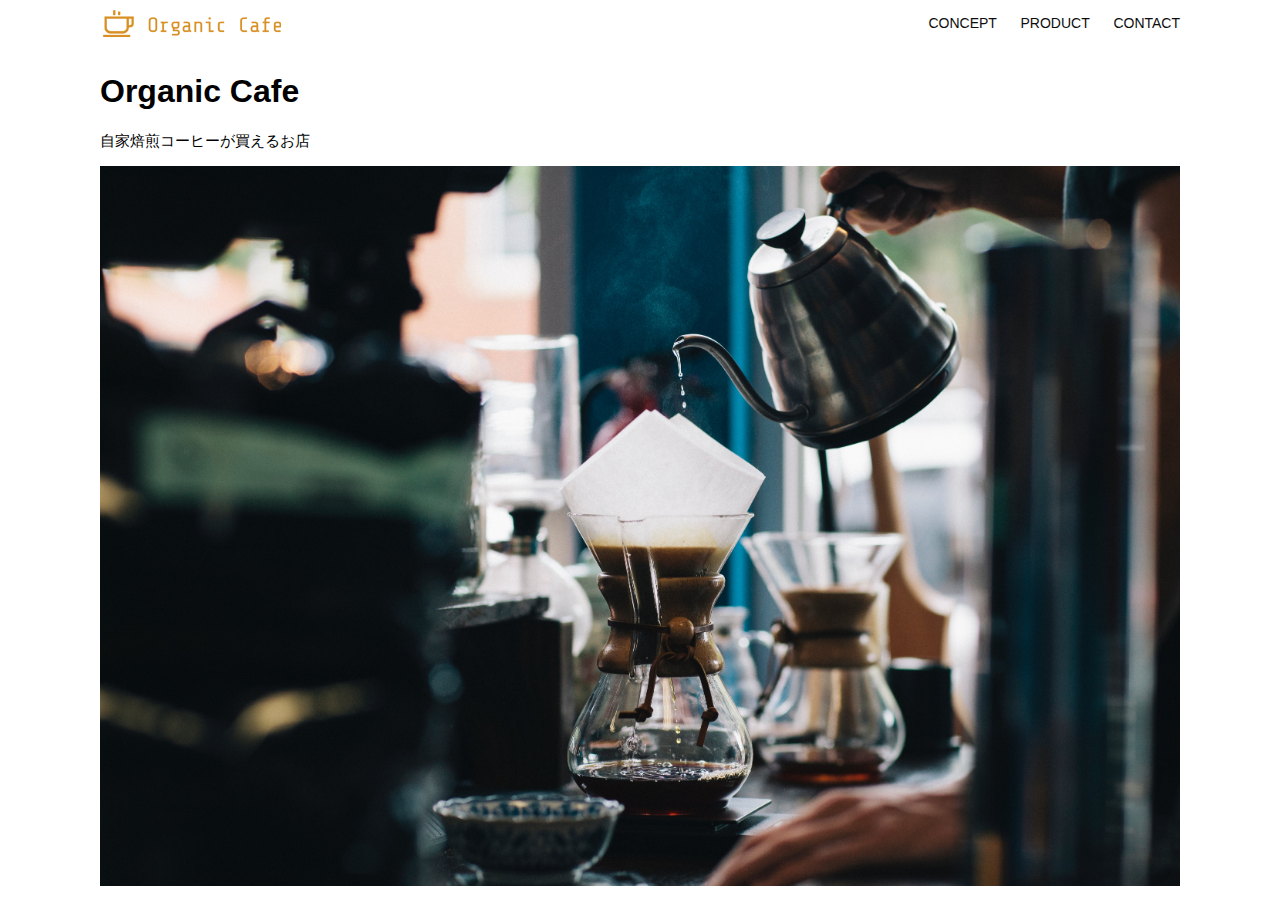
<file: kadai_013/index.html>
<!DOCTYPE html>
<html>
  <head>
    <title>Organic Cafe</title>
    <meta charset="UTF-8" />
    <meta
      name="description"
      content="自家焙煎のコーヒーがお家で楽しめるOrganic Cafe"
    />
    <meta name="viewport" content="width=device-width, initial-scale=1.0" />
    <link rel="stylesheet" href="style.css" />
  </head>
  <body>
    <!-- ヘッダー -->
    <header>
      <!-- ロゴ -->
      <a href="index.html" id="logo"
        ><img src="images/logo.png" alt="トップページに戻る"
      /></a>

      <!-- PC用ナビゲーション -->
      <nav id="nav-pc">
        <a href="index.html#concept">CONCEPT</a>
        <a href="index.html#product">PRODUCT</a>
        <a href="index.html#contact">CONTACT</a>
      </nav>

      <!-- スマートフォン用メニューボタン -->
      <img id="menu-sp" src="images/button-menu.png" alt="ナビゲーションを開く" onclick="document.getElementById('nav-sp').style.display = 'block'">
      <!-- スマートフォン用ナビゲーション -->
      <nav id="nav-sp">
        <img id="close" src="images/button-close.png" alt="ナビゲーションを閉じる" onclick="document.getElementById('nav-sp').style.display = 'none'">
        <a id="logo-sp" href="index.html" onclick="document.getElementById('nav-sp').style.display = 'none'"><img src="images/logo-sp.png" alt="トップページに戻る"></a>
        <a class="menu" href="index.html#concept" onclick="document.getElementById('nav-sp').style.display = 'none'">CONCEPT</a>
        <a class="menu" href="index.html#product" onclick="document.getElementById('nav-sp').style.display = 'none'">PRODUCT</a>
        <a class="menu" href="index.html#contact" onclick="document.getElementById('nav-sp').style.display = 'none'">CONTACT</a>
      </nav>
    </header>
    <main>
      <article>
        <!-- メインビジュアル -->
        <section id="main-visual">
          <div id="main-message">
            <h1>Organic Cafe</h1>
            <p>自家焙煎コーヒーが買えるお店</p>
          </div>
          <img
            src="images/main-image.jpg"
            alt="コーヒーをハンドドリップで淹れる画像"
          />
        </section>
      </article>
    </main>
  </body>
</html>
</file>
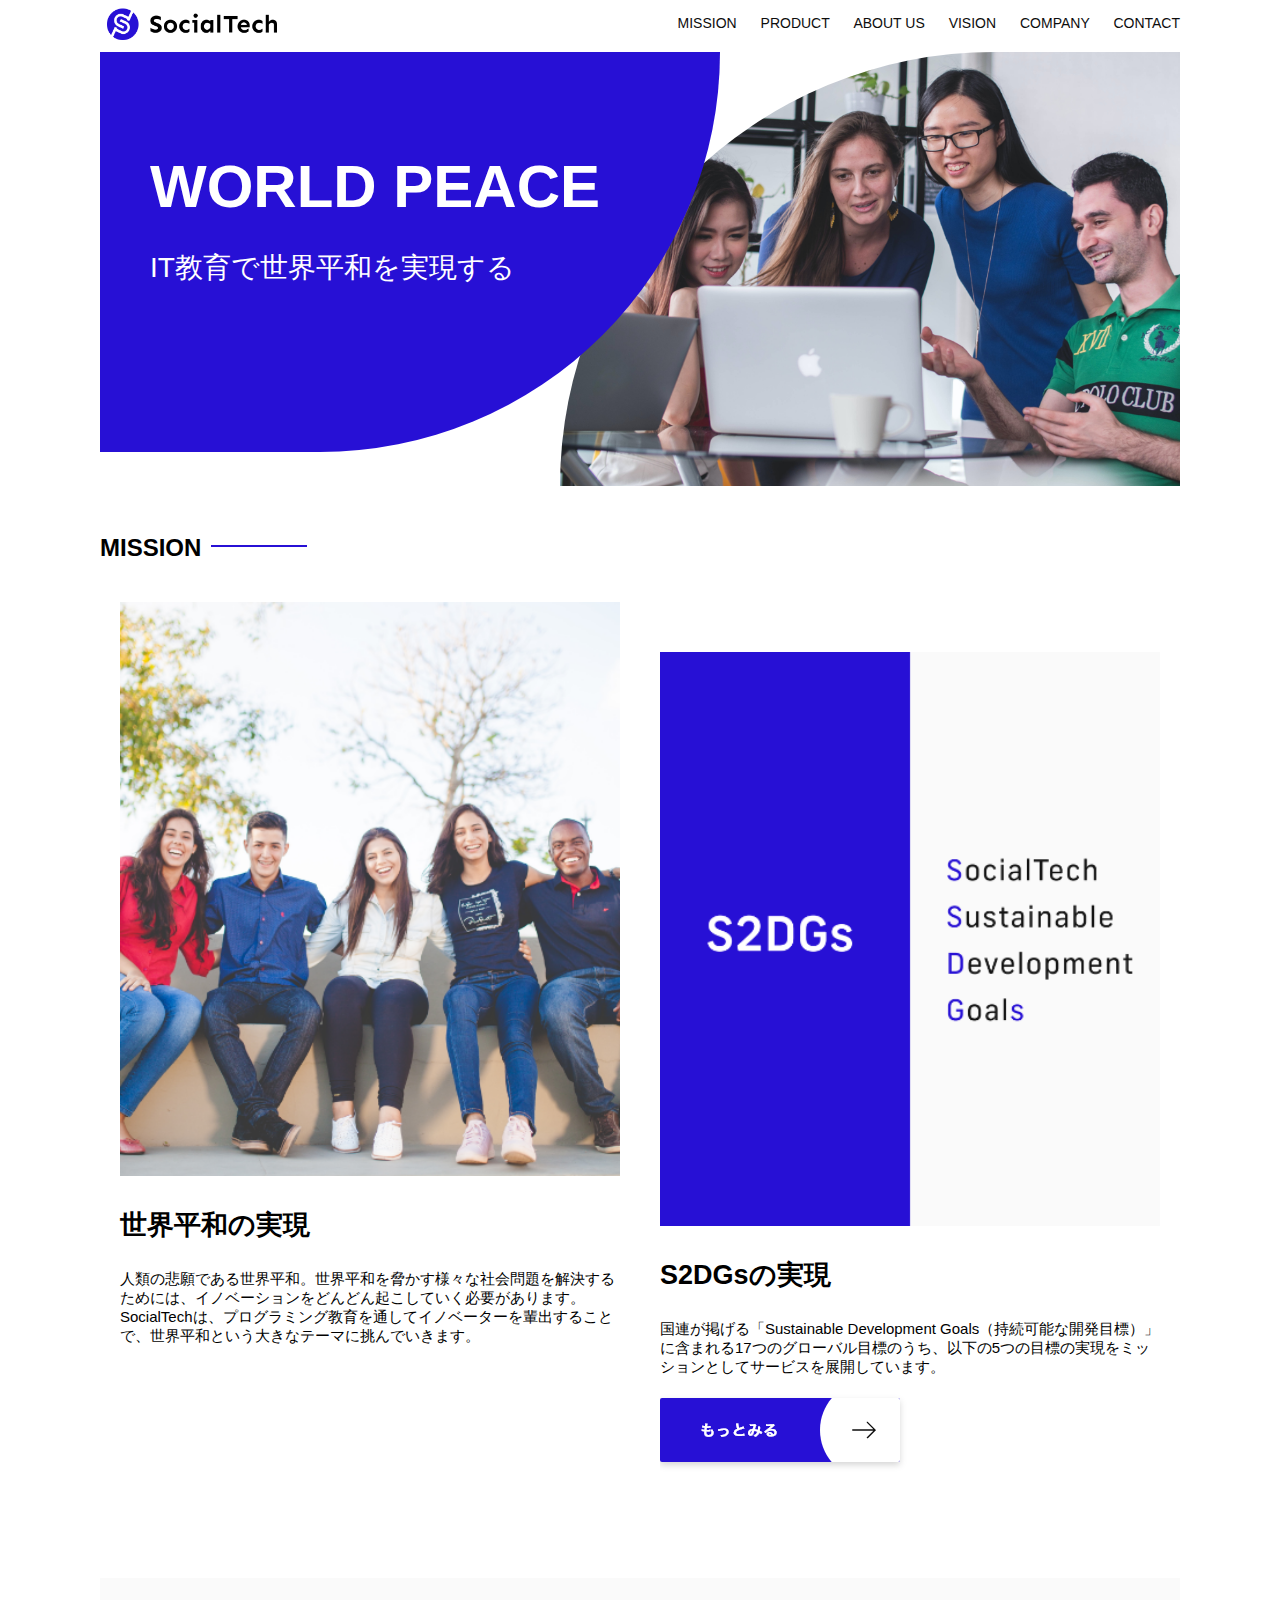
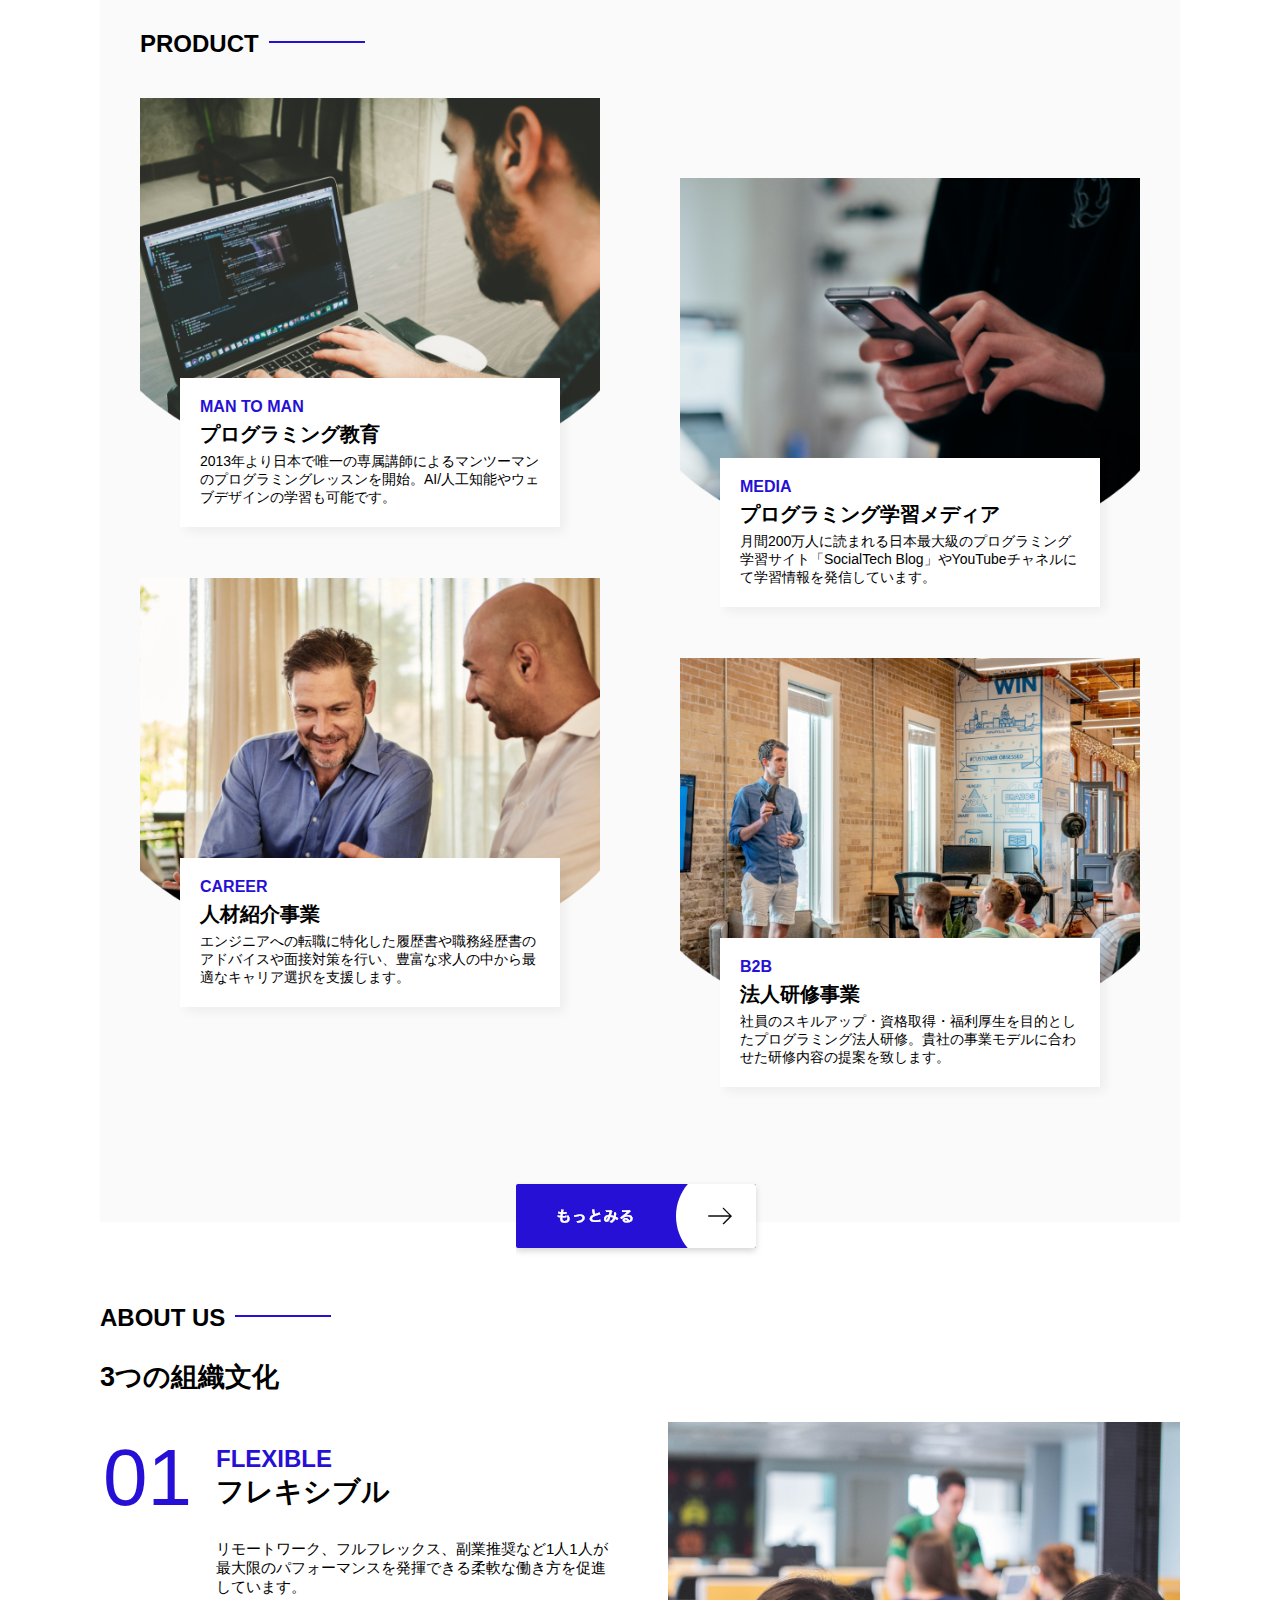
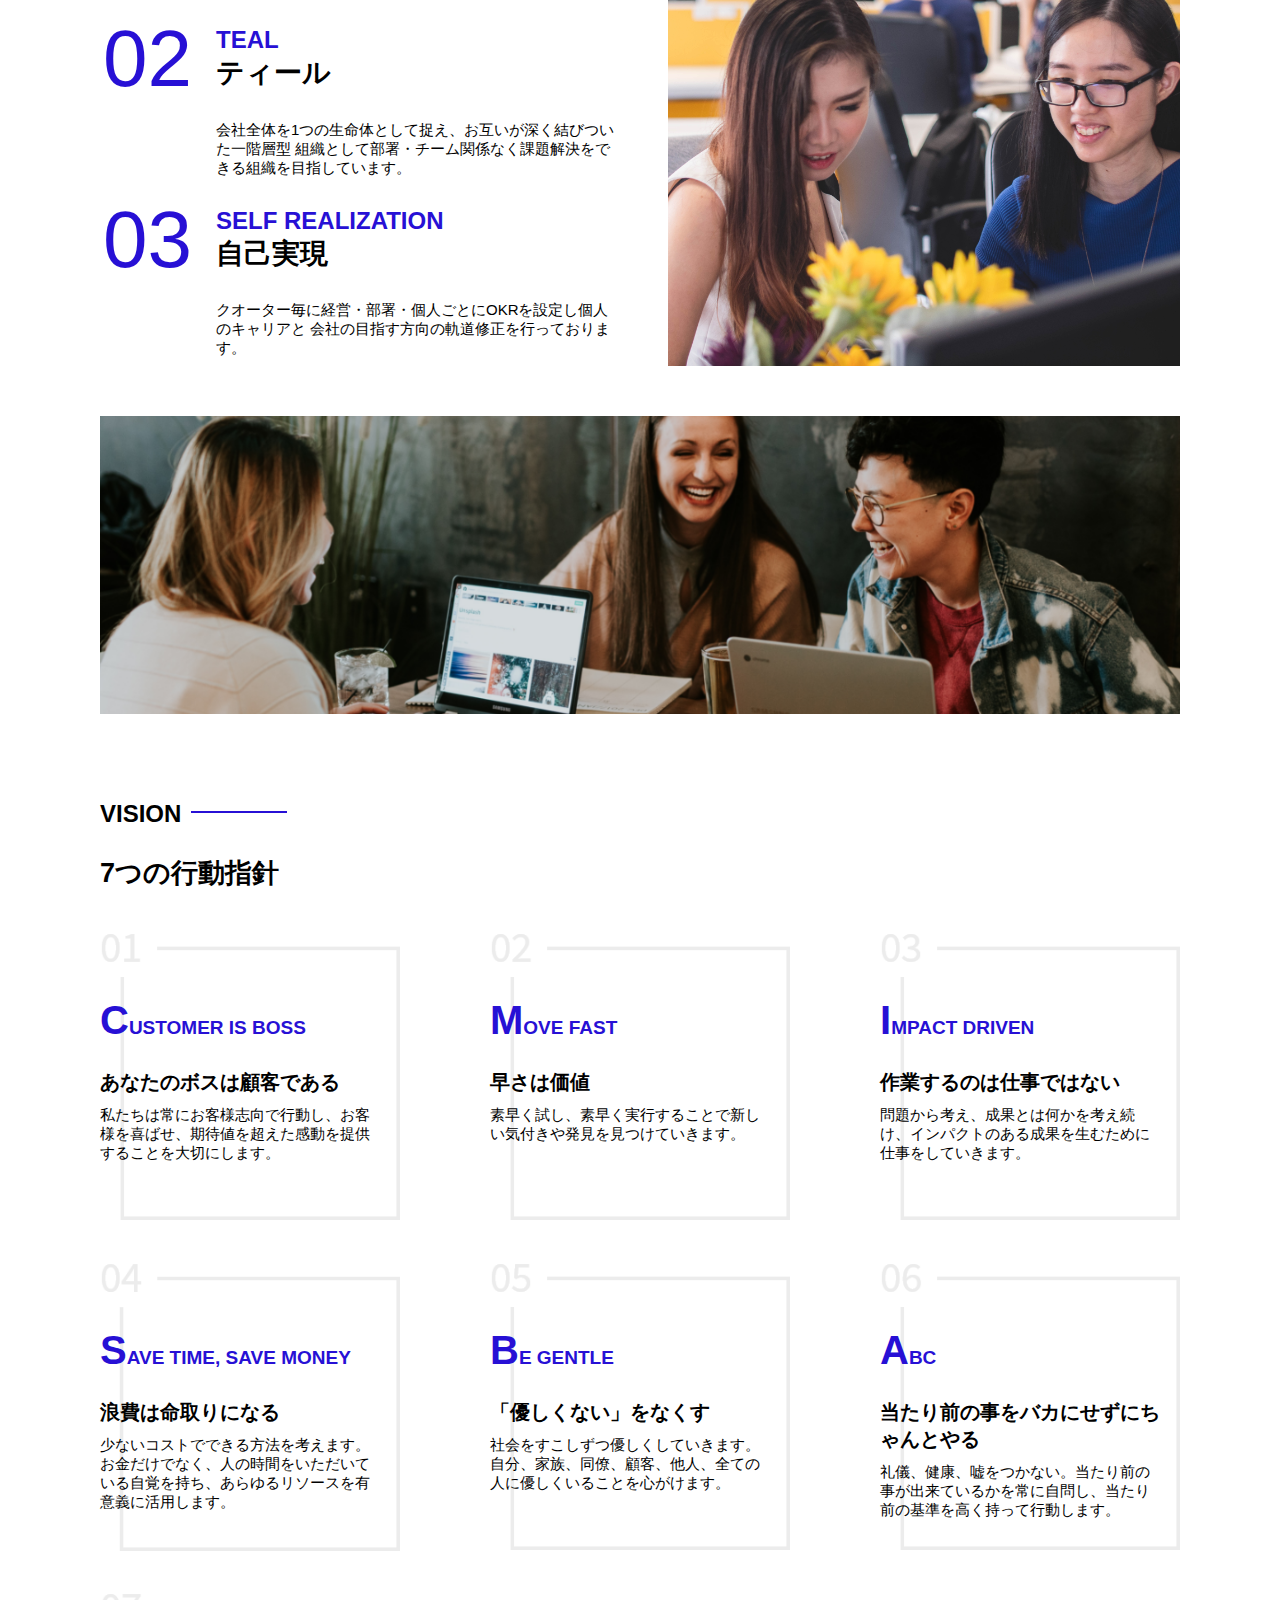
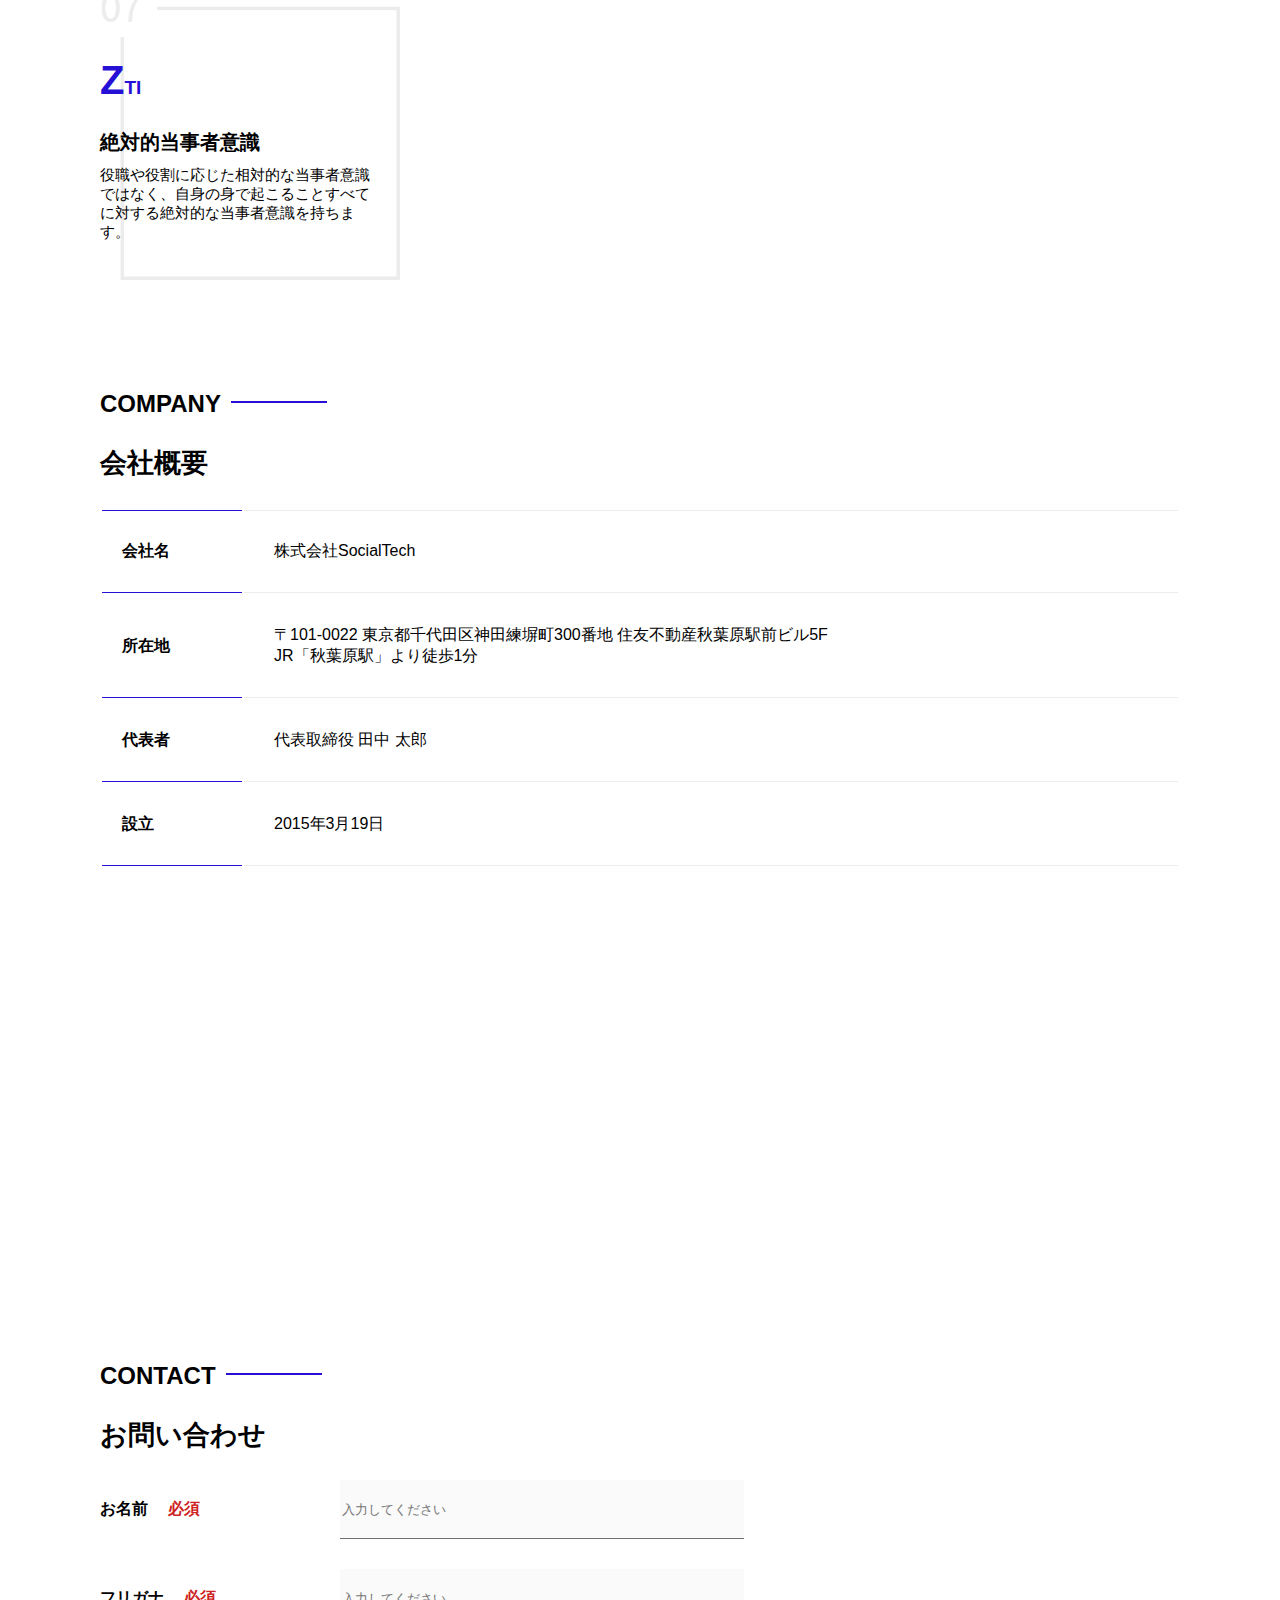
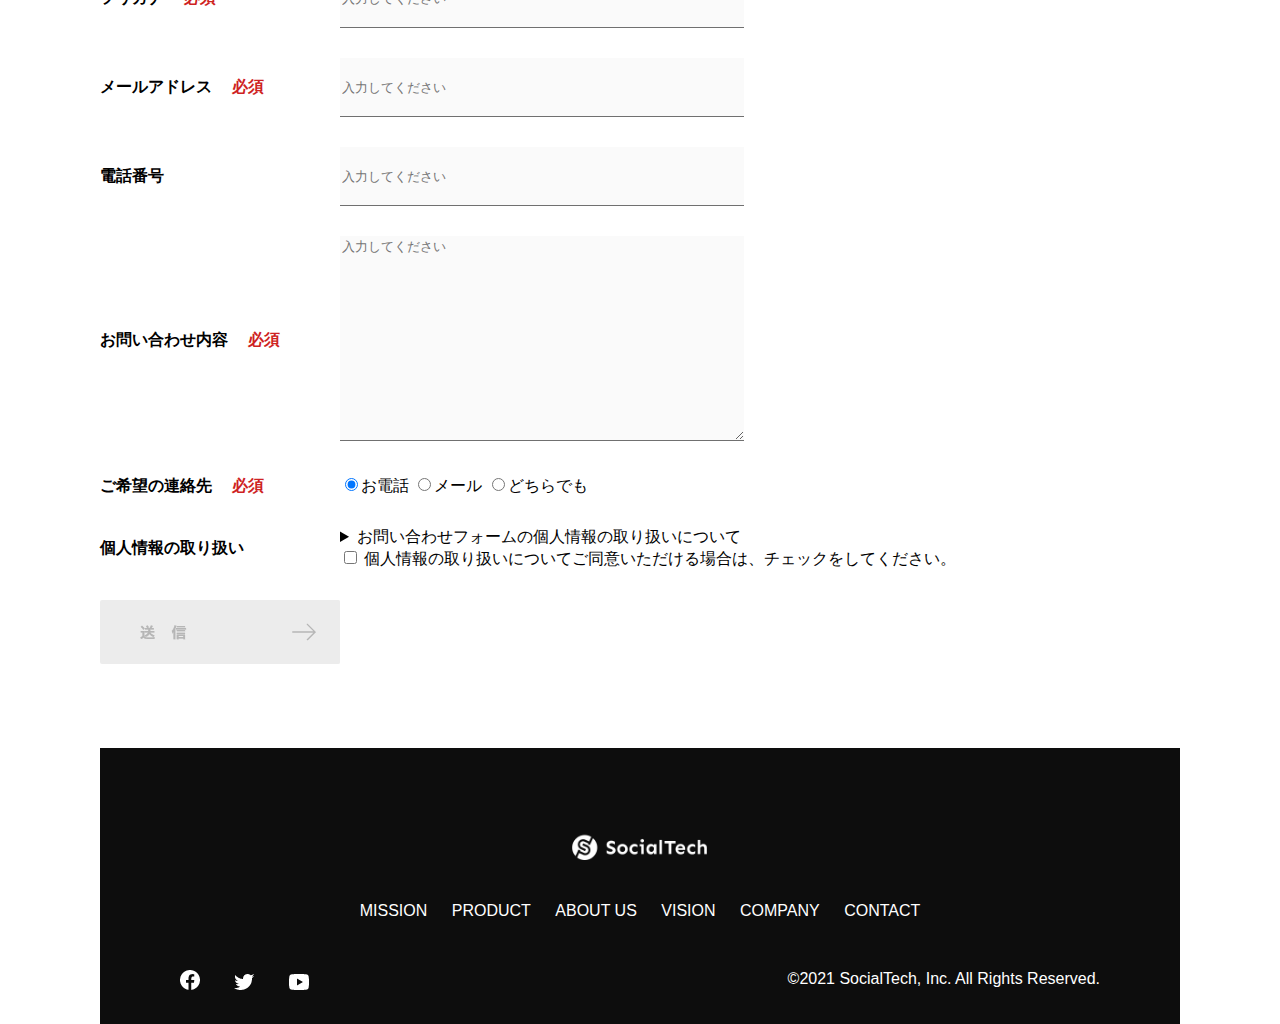
<file: kadai_tutorial_output/index.html>
<!DOCTYPE html>
<html>

<head>
    <title>SocialTech </title>
    <meta charset="utf-8">
    <meta name="description" content="SocialTechはEdTech業界のリーディングカンパニーを目指します。">
    <meta name="viewport" content="width=device-width, initial-scale=1.0">
    <link rel="stylesheet" href="style.css">
</head>

<body>
    <!-- ヘッダー -->
    <header>
        <!-- ロゴ -->
        <a href="index.html" id="logo"><img src="images/logo.png" alt="トップページに戻る"></a>

        <!-- PC用ナビゲーション -->
        <nav id="nav-pc">
            <a href="mission.html">MISSION</a>
            <a href="product.html">PRODUCT</a>
            <a href="index.html#aboutus">ABOUT US</a>
            <a href="index.html#vision">VISION</a>
            <a href="index.html#company">COMPANY</a>
            <a href="index.html#contact">CONTACT</a>
        </nav>

        <!-- スマホ用メニューボタン -->
        <img id="menu-sp" src="images/button-menu.png" alt="ナビゲーションを開く"
            onclick="document.getElementById('nav-sp').style.display = 'block'">

        <!-- スマホ用ナビゲーション -->
        <nav id="nav-sp">
            <img id="close" src="images/button-close.png" alt="ナビゲーションを閉じる"
                onclick="document.getElementById('nav-sp').style.display = 'none'">
            <a id="logo-sp" href="index.html" onclick="document.getElementById('nav-sp').style.display = 'none'"><img
                    src="images/logo-sp.png" alt="トップページに戻る"></a>
            <a class="menu" href="mission.html"
                onclick="document.getElementById('nav-sp').style.display = 'none'">MISSION</a>
            <a class="menu" href="product.html"
                onclick="document.getElementById('nav-sp').style.display = 'none'">PRODUCT</a>
            <a class="menu" href="index.html#aboutus"
                onclick="document.getElementById('nav-sp').style.display = 'none'">ABOUT US</a>
            <a class="menu" href="index.html#vision"
                onclick="document.getElementById('nav-sp').style.display = 'none'">VISION</a>
            <a class="menu" href="index.html#company"
                onclick="document.getElementById('nav-sp').style.display = 'none'">COMPANY</a>
            <a class="menu" href="index.html#contact"
                onclick="document.getElementById('nav-sp').style.display = 'none'">CONTACT</a>
            <div id="sns">
                <a href="https://www.facebook.com/sejuku2013"><img src="images/button-facebook.png"
                        alt="Facebookのリンク"></a>
                <a href="https://twitter.com/samuraijuku"><img src="images/button-twitter.png" alt="Twitterのリンク"></a>
                <a href="https://www.youtube.com/channel/UCCFOQO5aDK0xXam4cUQXT8g"><img src="images/button-youtube.png"
                        alt="YouTubeのリンク"></a>
            </div>
        </nav>
    </header>
    <main>
        <article>
            <!-- メインビジュアル -->
            <section id="main-visual">
                <div id="main-message">
                    <h1>WORLD PEACE</h1>
                    <p>IT教育で世界平和を実現する</p>
                </div>
                <img src="images/index/index-main.png" alt="PCの周りに集まる多国籍の仲間たち">
            </section>
            <section id="mission">
                <h2 class="index-h2">MISSION</h2>
                <div id="mission-flex">
                    <div>
                        <img id="mission-photo" src="images/index/index-mission.png" alt="屋外のベンチで写真を撮影する多国籍の仲間たち">
                        <h3>世界平和の実現</h3>
                        <p>
                            人類の悲願である世界平和。世界平和を脅かす様々な社会問題を解決するためには、イノベーションをどんどん起こしていく必要があります。SocialTechは、プログラミング教育を通してイノベーターを輩出することで、世界平和という大きなテーマに挑んでいきます。
                        </p>
                    </div>
                    <div>
                        <img id="s2dgs" src="images/index/s2dgs.png" alt="S2DGs">
                        <h3>S2DGsの実現</h3>
                        <p>国連が掲げる「Sustainable Development
                            Goals（持続可能な開発目標）」に含まれる17つのグローバル目標のうち、以下の5つの目標の実現をミッションとしてサービスを展開しています。</p>
                        <a href="mission.html">
                            <img src="images/button-more.png" alt="もっとみる">
                        </a>
                    </div>
                </div>
            </section>
            <!-- プロダクト -->
            <section id="product">
                <h2 class="index-h2">PRODUCT</h2>
                <div>
                    <div id="product-left">
                        <div>
                            <img class="product-photo" src="images/index/index-mantoman.png" alt="PCでコードを書く男性">
                            <div class="product-explain">
                                <span>MAN TO MAN</span>
                                <h3>プログラミング教育</h3>
                                <p>2013年より日本で唯一の専属講師によるマンツーマンのプログラミングレッスンを開始。AI/人工知能やウェブデザインの学習も可能です。</p>
                            </div>
                        </div>
                        <div>
                            <img class="product-photo" src="images/index/index-career.png" alt="笑顔で話し合う2人の男性">
                            <div class="product-explain">
                                <span>CAREER</span>
                                <h3>人材紹介事業</h3>
                                <p>エンジニアへの転職に特化した履歴書や職務経歴書のアドバイスや面接対策を行い、豊富な求人の中から最適なキャリア選択を支援します。</p>
                            </div>
                        </div>
                    </div>
                    <div id="product-right">
                        <div>
                            <img class="product-photo" src="images/index/index-media.png" alt="スマートフォンを操作する人">
                            <div class="product-explain">
                                <span>MEDIA</span>
                                <h3>プログラミング学習メディア</h3>
                                <p>月間200万人に読まれる日本最大級のプログラミング学習サイト「SocialTech
                                    Blog」やYouTubeチャネルにて学習情報を発信しています。</p>
                            </div>
                        </div>
                        <div>
                            <img class="product-photo" src="images/index/index-b2b.png" alt="講演中の男性とそれを聴く人々">
                            <div class="product-explain">
                                <span>B2B</span>
                                <h3>法人研修事業</h3>
                                <p>社員のスキルアップ・資格取得・福利厚生を目的としたプログラミング法人研修。貴社の事業モデルに合わせた研修内容の提案を致します。</p>
                            </div>
                        </div>
                    </div>
                </div>
                <div>
                    <a id="product-more" href="product.html">
                        <img src="images/button-more.png" alt="もっとみる">
                    </a>
                </div>
            </section>
            <!-- ABOUT US -->
            <section id="aboutus">
                <h2 class="index-h2">ABOUT US</h2>
                <h3>3つの組織文化</h3>
                <div>
                    <table class="culture-table">
                        <tr>
                            <td>
                                <span class="culture-num">01</span>
                            </td>
                            <td>
                                <span class="culture-en">FLEXIBLE</span>
                                <span class="culture-jp">フレキシブル</span>
                            </td>
                        </tr>
                        <tr>
                            <td>
                                <!--空のセル-->
                            </td>
                            <td>
                                <p class="culture-description">
                                    リモートワーク、フルフレックス、副業推奨など1人1人が最大限のパフォーマンスを発揮できる柔軟な働き方を促進しています。
                                </p>
                            </td>
                        </tr>
                        <tr>
                            <td>
                                <span class="culture-num">02</span>
                            </td>
                            <td>
                                <span class="culture-en">TEAL</span>
                                <span class="culture-jp">ティール</span>
                            </td>
                        </tr>
                        <tr>
                            <td>
                                <!--空のセル-->
                            </td>
                            <td>
                                <p class="culture-description">
                                    会社全体を1つの生命体として捉え、お互いが深く結びついた一階層型
                                    組織として部署・チーム関係なく課題解決をできる組織を目指しています。
                                </p>
                            </td>
                        </tr>
                        <tr>
                            <td>
                                <span class="culture-num">03</span>
                            </td>
                            <td>
                                <span class="culture-en">SELF REALIZATION</span>
                                <span class="culture-jp">自己実現</span>
                            </td>
                        </tr>
                        <tr>
                            <td>
                                <!--空のセル-->
                            </td>
                            <td>
                                <p class="culture-description">
                                    クオーター毎に経営・部署・個人ごとにOKRを設定し個人のキャリアと
                                    会社の目指す方向の軌道修正を行っております。
                                </p>
                            </td>
                        </tr>
                    </table>
                    <img class="culture-img" src="images/index/index-aboutus1.png" alt="笑顔で話し合う2人の女性">
                </div>
                <img class="culture-img2" src="images/index/index-aboutus2.png" alt="笑顔で話し合う3人の男女">
            </section>
            <!-- VISION -->
            <section id="vision">
                <h2 class="index-h2">VISION</h2>
                <h3>7つの行動指針</h3>
                <div>
                    <div class="vision-box">
                        <img src="images/index/vision-01.png" alt="01">
                        <span>
                            <h4>CUSTOMER IS BOSS</h4>
                            <h5>あなたのボスは顧客である</h5>
                            <p>私たちは常にお客様志向で行動し、お客様を喜ばせ、期待値を超えた感動を提供することを大切にします。</p>
                        </span>
                    </div>
                    <div class="vision-box">
                        <img src="images/index/vision-02.png" alt="02">
                        <span>
                            <h4>MOVE FAST</h4>
                            <h5>早さは価値</h5>
                            <p>素早く試し、素早く実行することで新しい気付きや発見を見つけていきます。</p>
                        </span>
                    </div>
                    <div class="vision-box">
                        <img src="images/index/vision-03.png" alt="03">
                        <span>
                            <h4>IMPACT DRIVEN</h4>
                            <h5>作業するのは仕事ではない</h5>
                            <p>問題から考え、成果とは何かを考え続け、インパクトのある成果を生むために仕事をしていきます。</p>
                        </span>
                    </div>
                    <div class="vision-box">
                        <img src="images/index//vision-04.png" alt="04">
                        <span>
                            <h4>SAVE TIME, SAVE MONEY</h4>
                            <h5>浪費は命取りになる</h5>
                            <p>少ないコストでできる方法を考えます。お金だけでなく、人の時間をいただいている自覚を持ち、あらゆるリソースを有意義に活用します。</p>
                        </span>

                    </div>
                    <div class="vision-box">
                        <img src="images/index/vision-05.png" alt="05">
                        <span>
                            <h4>BE GENTLE</h4>
                            <h5>「優しくない」をなくす</h5>
                            <p>社会をすこしずつ優しくしていきます。自分、家族、同僚、顧客、他人、全ての人に優しくいることを心がけます。</p>
                        </span>
                    </div>
                    <div class="vision-box">
                        <img src="images/index/vision-06.png" alt="06">
                        <span>
                            <h4>ABC</h4>
                            <h5>当たり前の事をバカにせずにちゃんとやる</h5>
                            <p>礼儀、健康、嘘をつかない。当たり前の事が出来ているかを常に自問し、当たり前の基準を高く持って行動します。</p>
                        </span>
                    </div>
                    <div class="vision-box">
                        <img src="images/index/vision-07.png" alt="07">
                        <span>
                            <h4>ZTI</h4>
                            <h5>絶対的当事者意識</h5>
                            <p>役職や役割に応じた相対的な当事者意識ではなく、自身の身で起こることすべてに対する絶対的な当事者意識を持ちます。</p>
                        </span>
                    </div>
                </div>
            </section>
            <!-- COMPANY -->
            <section id="company">
                <h2 class="index-h2">COMPANY</h2>
                <h3>会社概要</h3>
                <table id="company-table">
                    <tr>
                        <th class="tableheader-first">会社名</th>
                        <td class="cell-first">株式会社SocialTech</td>
                    </tr>
                    <tr>
                        <th class="tableheader">所在地</th>
                        <td class="cell">〒101-0022 東京都千代田区神田練塀町300番地 住友不動産秋葉原駅前ビル5F<br>JR「秋葉原駅」より徒歩1分</td>
                    </tr>
                    <tr>
                        <th class="tableheader">代表者</th>
                        <td class="cell">代表取締役 田中 太郎</td>
                    </tr>
                    <tr>
                        <th class="tableheader">設立</th>
                        <td class="cell">2015年3月19日</td>
                    </tr>
                </table>
                <iframe
                    src="https://www.google.com/maps/embed?pb=!1m18!1m12!1m3!1d3240.0688551336807!2d139.7720776771055!3d35.69992317258124!2m3!1f0!2f0!3f0!3m2!1i1024!2i768!4f13.1!3m3!1m2!1s0x60188fee13660e23%3A0x77137876edf742ac!2z5L2P5Y-L5LiN5YuV55Sj56eL6JGJ5Y6f6aeF5YmN44OT44Or!5e0!3m2!1sja!2sjp!4v1704858013291!5m2!1sja!2sjp"
                    style="border:0;" allowfullscreen="" loading="lazy">
                </iframe>
            </section>
            <!-- お問い合わせフォーム -->
            <section id="contact">
                <h2 class="index-h2">CONTACT</h2>
                <h3>お問い合わせ</h3>
                <form>

                    <div>
                        <div class="contact-heading">
                            <label class="contact-label">お名前<span class="contact-span">必須</span></label>
                        </div>
                        <div>
                            <input type="text" name="name" placeholder="入力してください" class="contact-textbox">
                        </div>
                    </div>
                    <div>
                        <div class="contact-heading">
                            <label class="contact-label">フリガナ<span class="contact-span">必須</span></label>
                        </div>
                        <div>
                            <input type="text" name="hurigana" placeholder="入力してください" class="contact-textbox">
                        </div>
                    </div>
                    <div>
                        <div class="contact-heading">
                            <label class="contact-label">メールアドレス<span class="contact-span">必須</span></label>
                        </div>
                        <div>
                            <input type="text" name="email" placeholder="入力してください" class="contact-textbox">
                        </div>
                    </div>
                    <div>
                        <div class="contact-heading">
                            <label class="contact-label">電話番号</label>
                        </div>
                        <div>
                            <input type="text" name="tel" placeholder="入力してください" class="contact-textbox">
                        </div>
                    </div>
                    <div>
                        <div class="contact-heading">
                            <label class="contact-label">お問い合わせ内容<span class="contact-span">必須</span></label>
                        </div>
                        <div>
                            <textarea class="contact-textarea " placeholder="入力してください" name="message"></textarea>
                        </div>
                    </div>
                    <div>
                        <div class="contact-heading">
                            <label class="contact-label">ご希望の連絡先<span class="contact-span">必須</span></label>
                        </div>
                        <div>
                            <input class="radiobutton" type="radio" value="tel" name="contact"
                                checked><label>お電話</label>
                            <input class="radiobutton" type="radio" value="mail" name="contact"><label>メール</label>
                            <input class="radiobutton" type="radio" value="both" name="contact"><label>どちらでも</label>
                        </div>
                    </div>
                    <div>
                        <div class="contact-heading">
                            <label class="contact-label">個人情報の取り扱い</label>
                        </div>
                        <div>
                            <details>
                                <summary>お問い合わせフォームの個人情報の取り扱いについて</summary>
                                <div>
                                    <span>１．組織の名称又は氏名</span><br>
                                    株式会社SocialTech<br><br>
                                    <span>２．個人情報保護管理者（若しくはその代理人）の氏名又は職名、所属及び連絡先
                                        鈴木 一郎 コーポレート部</span><br>
                                    メールアドレス：samurai@example.com<br>
                                    TEL：03-1234-5678<br>
                                    <span>３．個人情報の利用目的</span><br>
                                    ・本サービス及び本サービスに関連する情報の提供又はそれらに関する連絡のため<br>
                                    ・ユーザーの本人確認のため<br>
                                    ・当社サービスのご案内のため<br>
                                    ・当社の商品等の広告または宣伝（電子メールによるものを含むものとします。）<br><br>
                                    <span>４．個人情報の取り扱い業務の委託</span><br>
                                    個人情報の取扱業務の全部または一部を外部に業務委託する場合があります。<br>
                                    その際、弊社は、個人情報を適切に保護できる管理体制を敷き実行していることを条件として<br>
                                    委託先を厳選したうえで、機密保持契約を委託先と締結し、お客様の個人情報を厳密に管理させます。<br><br>
                                    <span>５．個人情報の開示等の請求</span><br>
                                    お客様は、弊社に対してご自身の個人情報の開示等（利用目的の通知、開示、内容の訂正・追加・削除、利用の停止または消去、第三者への提供の停止）に関して、当社問合わせ窓口に申し出ることができます。<br>
                                    その際、弊社はお客様ご本人を確認させていただいたうえで、合理的な期間内に対応いたします。<br><br>
                                    なお、個人情報に関する弊社問合わせ先は、次の通りです。<br><br>
                                    株式会社SocialTech　個人情報問合せ窓口<br>
                                    〒101-0022 東京都千代田区神田練塀町300番地 住友不動産秋葉原駅前ビル5F<br>
                                    メールアドレス：samurai@example.com　TEL：03-1234-5678<br><br>
                                    <span>６．個人情報を提供されることの任意性について</span><br><br>
                                    お客様がご自身の個人情報を弊社に提供されるか否かは、お客様のご判断によりますが、もしご提供されない場合には、適切なサービスが提供できない場合がありますので予めご了承ください。
                                </div>
                            </details>
                            <input type="checkbox" name="agree">
                            <span>個人情報の取り扱いについてご同意いただける場合は、チェックをしてください。</span>
                        </div>
                    </div>
                    <input type="image" src="images/button-submit.png" alt="送信する">
                </form>
            </section>
        </article>
        <footer>
            <div id="footer-logo">
                <img src="images/logo-sp.png" alt="SocialTech">
            </div>
            <div id="footer-link">
                <a href="mission.html">MISSION</a>
                <a href="product.html">PRODUCT</a>
                <a href="index.html#aboutus">ABOUT US</a>
                <a href="index.html#vision">VISION</a>
                <a href="index.html#company">COMPANY</a>
                <a href="index.html#contact">CONTACT</a>
            </div>
            <div id="sns-footer">
                <a href="https://www.facebook.com/sejuku2013"><img src="images/button-facebook.png"
                        alt="Facebookのリンク"></a>
                <a href="https://twitter.com/samuraijuku"><img src="images/button-twitter.png" alt="Twitterのリンク"></a>
                <a href="https://www.youtube.com/channel/UCCFOQO5aDK0xXam4cUQXT8g"><img src="images/button-youtube.png"
                        alt="YouTubeのリンク"></a>
                <span id="copyright">&copy;2021 SocialTech, Inc. All Rights Reserved. </span>
            </div>
        </footer>
    </main>
</body>

</html>
</file>
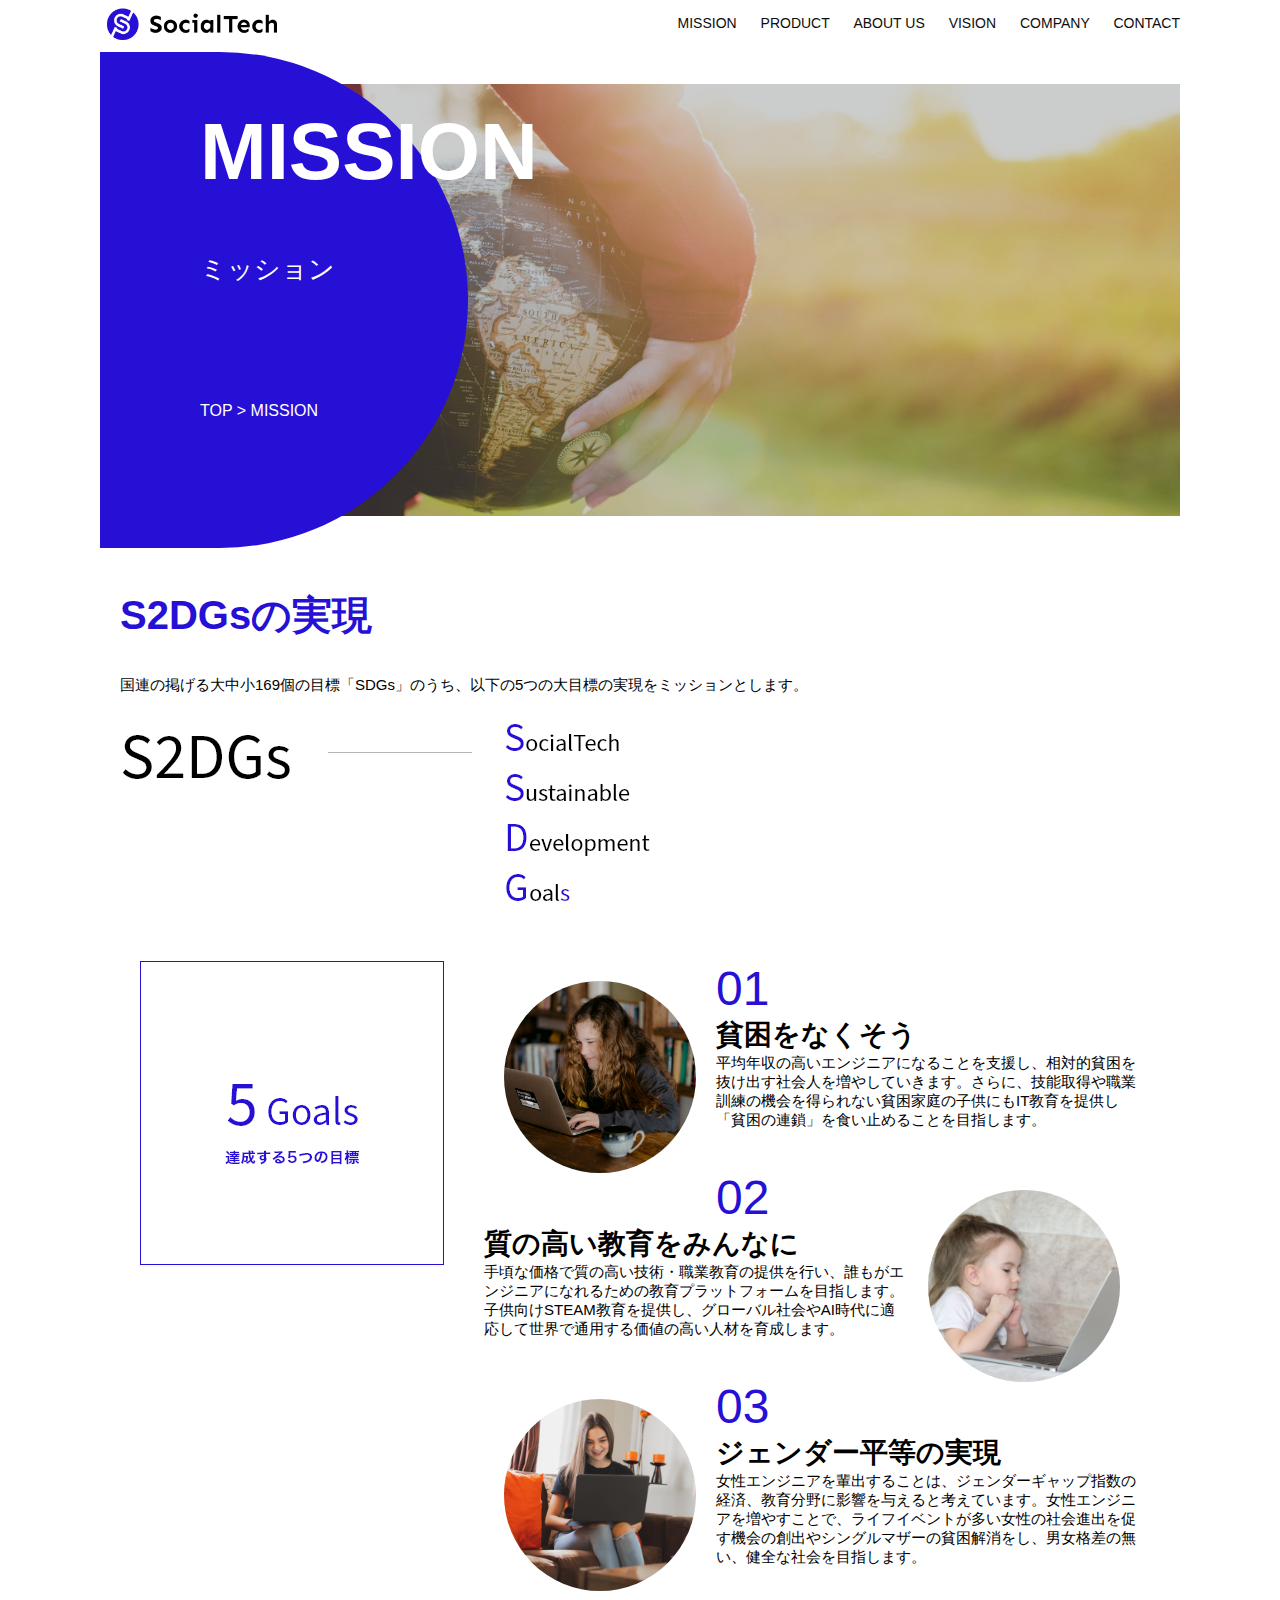
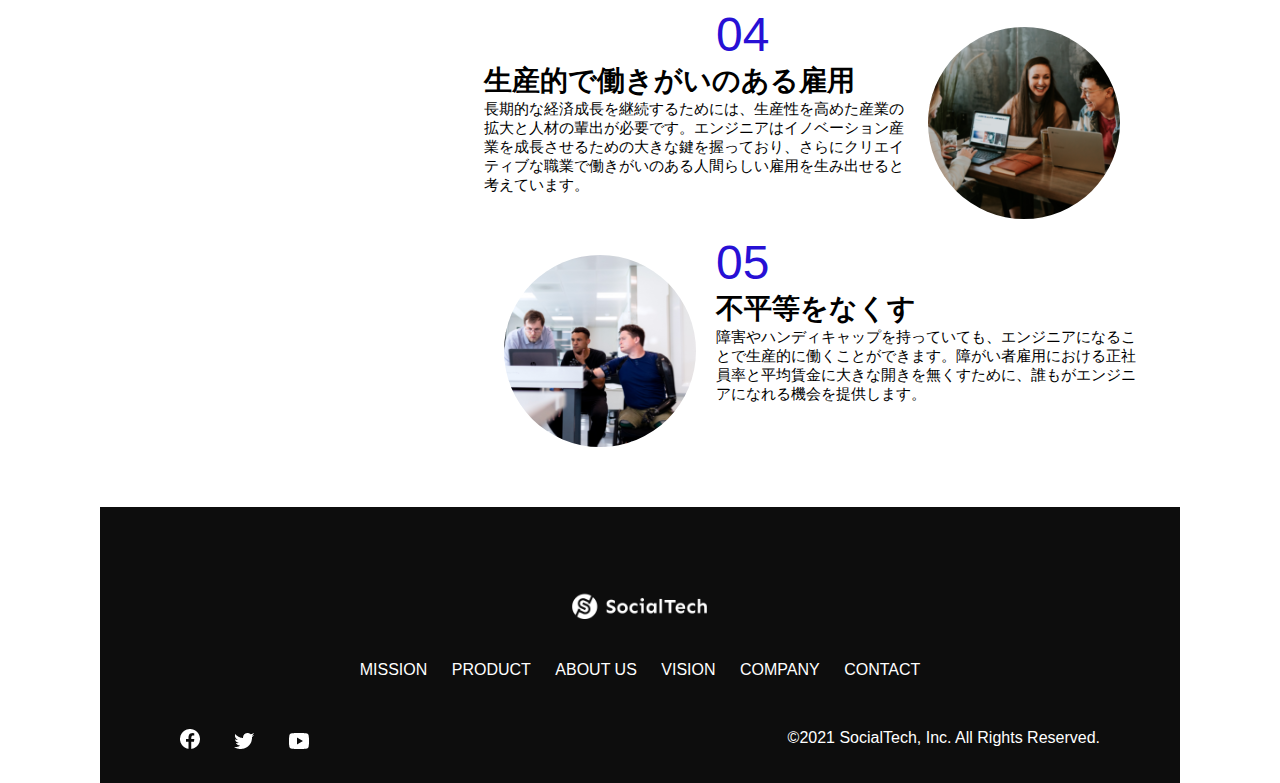
<file: kadai_tutorial_output/mission.html>
<!DOCTYPE html>
<html>
<head>
  <title>SocialTech - MISSION ミッション -</title>
  <meta charset="UTF-8">
  <meta name="description" content="SocialTechが目指す5つの目標（S2DGs）を紹介します">
  <meta name="viewport" content="width=device-width, initial-scale=1.0">
  <link rel="stylesheet" href="style.css">
</head>
<body>
  <!-- ヘッダー -->
  <header>
    <!-- ロゴ -->
    <a href="index.html" id="logo"><img src="images/logo.png" alt="トップページに戻る"></a>
    <!-- PC用ナビゲーション -->
    <nav id="nav-pc">
      <a href="mission.html">MISSION</a>
      <a href="product.html">PRODUCT</a>
      <a href="index.html#aboutus">ABOUT US</a>
      <a href="index.html#vision">VISION</a>
      <a href="index.html#company">COMPANY</a>
      <a href="index.html#contact">CONTACT</a>
    </nav>
    <!-- スマホ用メニューボタン -->
    <img id="menu-sp" src="images/button-menu.png" alt="ナビゲーションを開く" onclick="document.getElementById('nav-sp').style.display = 'block'">
    <!-- スマホ用ナビゲーション -->
    <nav id="nav-sp">
      <img id="close" src="images/button-close.png" alt="ナビゲーションを閉じる" onclick="document.getElementById('nav-sp').style.display = 'none'">
      <a id="logo-sp" href="index.html" onclick="document.getElementById('nav-sp').style.display = 'none'"><img
          src="images/logo-sp.png" alt="トップページに戻る"></a>
      <a class="menu" href="mission.html" onclick="document.getElementById('nav-sp').style.display = 'none'">MISSION</a>
      <a class="menu" href="product.html" onclick="document.getElementById('nav-sp').style.display = 'none'">PRODUCT</a>
      <a class="menu" href="index.html#aboutus" onclick="document.getElementById('nav-sp').style.display = 'none'">ABOUT
        US</a>
      <a class="menu" href="index.html#vision"
        onclick="document.getElementById('nav-sp').style.display = 'none'">VISION</a>
      <a class="menu" href="index.html#company"
        onclick="document.getElementById('nav-sp').style.display = 'none'">COMPANY</a>
      <a class="menu" href="index.html#contact"
        onclick="document.getElementById('nav-sp').style.display = 'none'">CONTACT</a>
      <div id="sns">
        <a href="https://www.facebook.com/sejuku2013"><img src="images/button-facebook.png" alt="Facebookのリンク"></a>
        <a href="https://twitter.com/samuraijuku"><img src="images/button-twitter.png" alt="Twitterのリンク"></a>
        <a href="https://www.youtube.com/channel/UCCFOQO5aDK0xXam4cUQXT8g"><img src="images/button-youtube.png" alt="YouTubeのリンク"></a>
      </div>
    </nav>
  </header>
  <main>
    <article>
      <section id="mission-main">
        <div id="mission-title">
          <h1>MISSION</h1>
          <span>ミッション</span>
          <div>TOP > MISSION</div>
        </div>
      </section>
      <section id="mission-s2dgs">
        <h2 class="mission-h2">S2DGsの実現</h2>
        <p>国連の掲げる大中小169個の目標「SDGs」のうち、以下の5つの大目標の実現をミッションとします。</p>
        <img src="images/mission/mission-s2dgs.png" alt="S2DGs">
      </section>
      <section id="mission-5goals">
        <div>
          <img id="s2dgs-image" src="images/mission/mission-5goals.png" alt="5Goals">
        </div>
        <div>
          <div>
            <img class="fivegoals-image-left" src="images/mission/mission-5goals01.png" alt="PCを操作する女の子">
            <span class="fivegoals-number">01</span>
            <h3 class="fivegoals-h3">貧困をなくそう</h3>
            <p class="fivegoals-p">平均年収の高いエンジニアになることを支援し、相対的貧困を抜け出す社会人を増やしていきます。さらに、技能取得や職業訓練の機会を得られない貧困家庭の子供にもIT教育を提供し「貧困の連鎖」を食い止めることを目指します。</p>
          </div>
          <div>
            <img class="fivegoals-image-right" src="images/mission/mission-5goals02.png" alt="PCを見つめる小さい女の子">
            <span class="fivegoals-number">02</span>
            <h3 class="fivegoals-h3">質の高い教育をみんなに</h3>
            <p class="fivegoals-p">手頃な価格で質の高い技術・職業教育の提供を行い、誰もがエンジニアになれるための教育プラットフォームを目指します。子供向けSTEAM教育を提供し、グローバル社会やAI時代に適応して世界で通用する価値の高い人材を育成します。</p>
          </div>
          <div>
            <img class="fivegoals-image-left" src="images/mission/mission-5goals03.png" alt="PCを操作する女性">
            <span class="fivegoals-number">03</span>
            <h3 class="fivegoals-h3">ジェンダー平等の実現</h3>
            <p class="fivegoals-p">女性エンジニアを輩出することは、ジェンダーギャップ指数の経済、教育分野に影響を与えると考えています。女性エンジニアを増やすことで、ライフイベントが多い女性の社会進出を促す機会の創出やシングルマザーの貧困解消をし、男女格差の無い、健全な社会を目指します。</p>
          </div>
          <div>
            <img class="fivegoals-image-right" src="images/mission/mission-5goals04.png" alt="笑顔で話し合う3人の男女">
            <span class="fivegoals-number">04</span>
            <h3 class="fivegoals-h3">生産的で働きがいのある雇用</h3>
            <p class="fivegoals-p">長期的な経済成長を継続するためには、生産性を高めた産業の拡大と人材の輩出が必要です。エンジニアはイノベーション産業を成長させるための大きな鍵を握っており、さらにクリエイティブな職業で働きがいのある人間らしい雇用を生み出せると考えています。</p>
          </div>
          <div>
            <img class="fivegoals-image-left" src="images/mission/mission-5goals05.png" alt="障害を持つ男性が生き生きと働く様子">
            <span class="fivegoals-number">05</span>
            <h3 class="fivegoals-h3">不平等をなくす</h3>
            <p class="fivegoals-p">障害やハンディキャップを持っていても、エンジニアになることで生産的に働くことができます。障がい者雇用における正社員率と平均賃金に大きな開きを無くすために、誰もがエンジニアになれる機会を提供します。</p>
          </div>
        </div>
      </section>
    </article>
    <footer>
      <div id="footer-logo">
        <img src="images/logo-sp.png" alt="SocialTech">
      </div>
      <div id="footer-link">
        <a href="mission.html">MISSION</a>
        <a href="product.html">PRODUCT</a>
        <a href="index.html#aboutus">ABOUT US</a>
        <a href="index.html#vision">VISION</a>
        <a href="index.html#company">COMPANY</a>
        <a href="index.html#contact">CONTACT</a>
      </div>
      <div id="sns-footer">
        <a href="https://www.facebook.com/sejuku2013"><img src="images/button-facebook.png" alt="Facebookのリンク"></a>
        <a href="https://twitter.com/samuraijuku"><img src="images/button-twitter.png" alt="Twitterのリンク"></a>
        <a href="https://www.youtube.com/channel/UCCFOQO5aDK0xXam4cUQXT8g"><img src="images/button-youtube.png" alt="YouTubeのリンク"></a>
        <span id="copyright">&copy;2021 SocialTech, Inc. All Rights Reserved. </span>
      </div>
    </footer>
  </main>
</body>
</html>
</file>
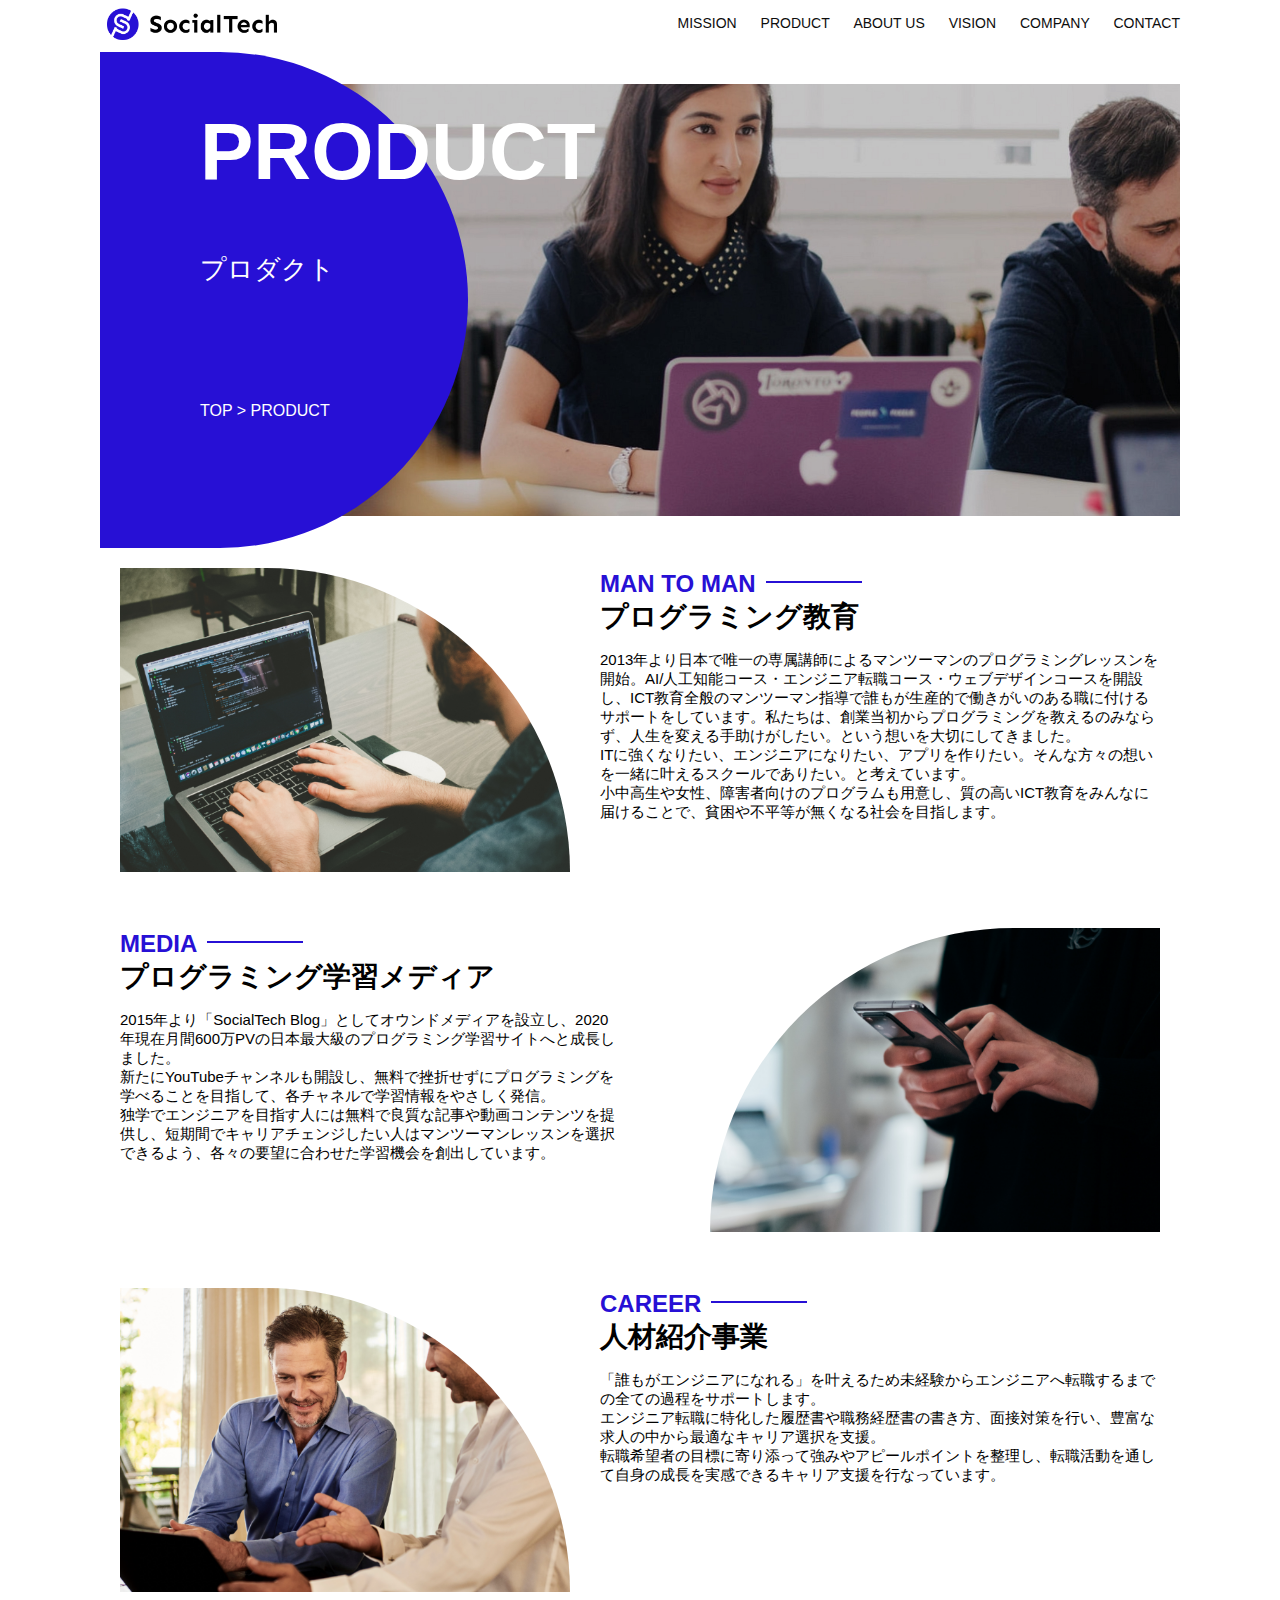
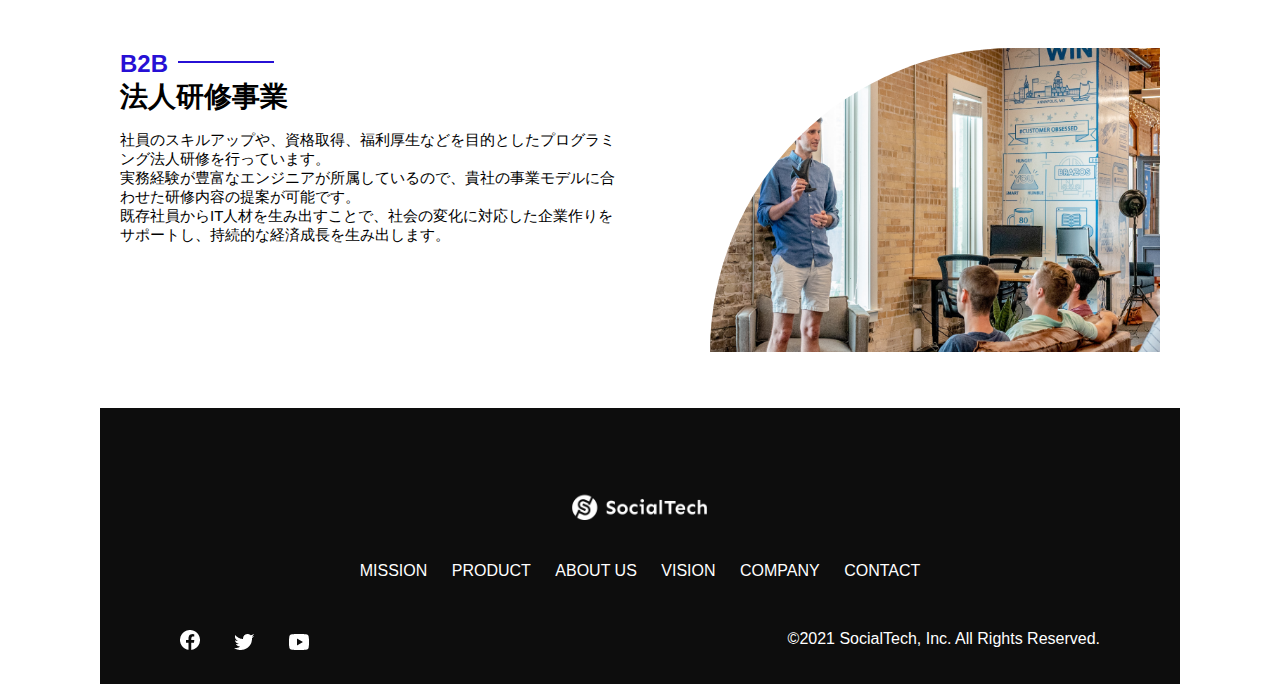
<file: kadai_tutorial_output/product.html>
<!DOCTYPE html>
<html>
<head>
  <title>SocialTech -PRODUCT プロダクト-</title>
  <meta charset="UTF-8">
  <meta name="description" content="SocialTechの4つのプロダクトを紹介します">
  <meta name="viewport" content="width=device-width, initial-scale=1.0">
  <link rel="stylesheet" href="style.css">
</head>
<body>
  <!-- ヘッダー -->
  <header>
    <!-- ロゴ -->
    <a href="index.html" id="logo"><img src="images/logo.png" alt="トップページに戻る"></a>
    <!-- PC用ナビゲーション -->
    <nav id="nav-pc">
      <a href="mission.html">MISSION</a>
      <a href="product.html">PRODUCT</a>
      <a href="index.html#aboutus">ABOUT US</a>
      <a href="index.html#vision">VISION</a>
      <a href="index.html#company">COMPANY</a>
      <a href="index.html#contact">CONTACT</a>
    </nav>
    <!-- スマホ用メニューボタン -->
    <img id="menu-sp" src="images/button-menu.png" alt="ナビゲーションを開く" onclick="document.getElementById('nav-sp').style.display = 'block'">
    <!-- スマホ用ナビゲーション -->
    <nav id="nav-sp">
      <img id="close" src="images/button-close.png" alt="ナビゲーションを閉じる" onclick="document.getElementById('nav-sp').style.display = 'none'">
      <a id="logo-sp" href="index.html" onclick="document.getElementById('nav-sp').style.display = 'none'"><img
          src="images/logo-sp.png" alt="トップページに戻る"></a>
      <a class="menu" href="mission.html" onclick="document.getElementById('nav-sp').style.display = 'none'">MISSION</a>
      <a class="menu" href="product.html" onclick="document.getElementById('nav-sp').style.display = 'none'">PRODUCT</a>
      <a class="menu" href="index.html#aboutus" onclick="document.getElementById('nav-sp').style.display = 'none'">ABOUT
        US</a>
      <a class="menu" href="index.html#vision"
        onclick="document.getElementById('nav-sp').style.display = 'none'">VISION</a>
      <a class="menu" href="index.html#company"
        onclick="document.getElementById('nav-sp').style.display = 'none'">COMPANY</a>
      <a class="menu" href="index.html#contact"
        onclick="document.getElementById('nav-sp').style.display = 'none'">CONTACT</a>
      <div id="sns">
        <a href="https://www.facebook.com/sejuku2013"><img src="images/button-facebook.png" alt="Facebookのリンク"></a>
        <a href="https://twitter.com/samuraijuku"><img src="images/button-twitter.png" alt="Twitterのリンク"></a>
        <a href="https://www.youtube.com/channel/UCCFOQO5aDK0xXam4cUQXT8g"><img src="images/button-youtube.png" alt="YouTubeのリンク"></a>
      </div>
    </nav>
  </header>
  <main>
    <article>
      <section id="product-main">
        <div id="product-title">
          <h1>PRODUCT</h1>
          <span>プロダクト</span>
          <div>TOP > PRODUCT</div>
        </div>
      </section>
      <section class="product-section1">
        <img src="images/product/product-mantoman.png" alt="PCでコードを書く男性">
        <div>
          <h2 class="product-h2">MAN TO MAN</h2>
          <h3 class="product-h3">プログラミング教育</h3>
          <p>2013年より日本で唯一の専属講師によるマンツーマンのプログラミングレッスンを開始。AI/人工知能コース・エンジニア転職コース・ウェブデザインコースを開設し、ICT教育全般のマンツーマン指導で誰もが生産的で働きがいのある職に付けるサポートをしています。私たちは、創業当初からプログラミングを教えるのみならず、人生を変える手助けがしたい。という想いを大切にしてきました。<br>ITに強くなりたい、エンジニアになりたい、アプリを作りたい。そんな方々の想いを一緒に叶えるスクールでありたい。と考えています。<br>小中高生や女性、障害者向けのプログラムも用意し、質の高いICT教育をみんなに届けることで、貧困や不平等が無くなる社会を目指します。</p>
        </div>
      </section>
      <section class="product-section2">
        <div>
          <h2 class="product-h2">MEDIA</h2>
          <h3 class="product-h3">プログラミング学習メディア</h3>
          <p>2015年より「SocialTech Blog」としてオウンドメディアを設立し、2020年現在月間600万PVの日本最大級のプログラミング学習サイトへと成長しました。<br>新たにYouTubeチャンネルも開設し、無料で挫折せずにプログラミングを学べることを目指して、各チャネルで学習情報をやさしく発信。<br>独学でエンジニアを目指す人には無料で良質な記事や動画コンテンツを提供し、短期間でキャリアチェンジしたい人はマンツーマンレッスンを選択できるよう、各々の要望に合わせた学習機会を創出しています。</p>
        </div>
        <img src="images/product/product-media.png" alt="スマートフォンを操作する人">
      </section>
      <section class="product-section1">
        <img src="images/product/product-career.png" alt="笑顔で話し合う2人の男性">
        <div>
          <h2 class="product-h2">CAREER</h2>
          <h3 class="product-h3">人材紹介事業</h3>
          <p>「誰もがエンジニアになれる」を叶えるため未経験からエンジニアへ転職するまでの全ての過程をサポートします。<br>エンジニア転職に特化した履歴書や職務経歴書の書き方、面接対策を行い、豊富な求人の中から最適なキャリア選択を支援。<br>転職希望者の目標に寄り添って強みやアピールポイントを整理し、転職活動を通して自身の成長を実感できるキャリア支援を行なっています。<br></p>
        </div>
      </section>
      <section class="product-section2">
        <div>
          <h2 class="product-h2">B2B</h2>
          <h3 class="product-h3">法人研修事業</h3>
          <p>社員のスキルアップや、資格取得、福利厚生などを目的としたプログラミング法人研修を行っています。<br>実務経験が豊富なエンジニアが所属しているので、貴社の事業モデルに合わせた研修内容の提案が可能です。<br>既存社員からIT人材を生み出すことで、社会の変化に対応した企業作りをサポートし、持続的な経済成長を生み出します。</p>
        </div>
        <img src="images/product/product-b2b.png" alt="講演中の男性とそれを聴く人々">
      </section>
    </article>
    <footer>
      <div id="footer-logo">
        <img src="images/logo-sp.png" alt="SocialTech">
      </div>
      <div id="footer-link">
        <a href="mission.html">MISSION</a>
        <a href="product.html">PRODUCT</a>
        <a href="index.html#aboutus">ABOUT US</a>
        <a href="index.html#vision">VISION</a>
        <a href="index.html#company">COMPANY</a>
        <a href="index.html#contact">CONTACT</a>
      </div>
      <div id="sns-footer">
        <a href="https://www.facebook.com/sejuku2013"><img src="images/button-facebook.png" alt="Facebookのリンク"></a>
        <a href="https://twitter.com/samuraijuku"><img src="images/button-twitter.png" alt="Twitterのリンク"></a>
        <a href="https://www.youtube.com/channel/UCCFOQO5aDK0xXam4cUQXT8g"><img src="images/button-youtube.png" alt="YouTubeのリンク"></a>
        <span id="copyright">&copy;2021 SocialTech, Inc. All Rights Reserved. </span>
      </div>
    </footer>
  </main>
</body>

</html>
</file>
<file: kadai_013/style.css>
/* PC、スマホ共通スタイル */
body {
  font-family: "Source Sans Pro", "Hiragino Kaku Gothic ProN", Meiryo, Arial,
    sans-serif;
}

p {
  font-size: 15px;
}

#main-visual>img {
  width: 100%;
}

/*================
PC用のスタイル 
=================*/
@media screen and (min-width: 768px) {

  #menu-sp {
    display: none;
  }

  #nav-sp {
    display: none;
  }

  /* 横幅設定 */
  body {
    max-width: 1080px;
    min-width: 960px;
    margin: 0 auto 0 auto;
  }

  /* ヘッダー */
  header {
    display: flex;
    justify-content: space-between;
  }

  /* ナビゲーションのレイアウト */
  #nav-pc {
    text-align: right;
    font-size: 14px;
    padding-top: 15px;
  }

  /* ナビゲーションのリンクの装飾設定 */
  #nav-pc>a {
    text-decoration: none;
    margin-left: 20px;
  }

  #nav-pc>a:link {
    color: #0d0d0d;
  }

  #nav-pc>a:visited {
    color: #0d0d0d;
  }

  #nav-pc>a:hover {
    color: #0d0d0d;
    text-decoration: underline;
  }

  #nav-pc>a:active {
    color: #0d0d0d;
  }
}

  /*====================
  スマートフォン用のスタイル
  =====================*/
  @media screen and (max-width: 767px) {
    body {
      min-width: 375px;
      margin: 0;
    }

    #nav-pc {
      display: none;
    }

    #menu-sp {
      float: right;
      padding: 0;
    }

    #nav-sp {
      background-color: #ce933e;
      position: absolute;
      left: 0;
      top: 0;
      height: 100%;
      width: 100%;
      display: none;
      z-index: 100;
    }

    #close {
      position: absolute;
      top: 20px;
      right: 20px;
    }

    #logo-sp {
      margin: 80px 0px 30px 20px;
    }

    #nav-sp > a {
      display: block;
    }

    #nav-sp > a:link {
      color: #ffffff;
    }

    #nav-sp > a:visited {
      color: #ffffff;
    }

    #nav-sp > a:hover {
      color: #ffffff;
      text-decoration: underline;
    }

    #nav-sp > a:active {
      color: #ffffff;
    }

    #nav-sp > .menu {
      text-decoration: none;
      display: block;
      margin: 0 20px;
      height: 44px;
      font-size: 16px;
      background-image: url("images/arrow.png");
      background-repeat: no-repeat;
      background-position: right top;
    }


















  }
</file>
<file: kadai_tutorial_output/style.css>
/* PC、スマホ共通スタイル */
body {
    font-family: "Source Sans Pro", "Hiragino Kaku Gothic ProN", Meiryo, Arial,
        sans-serif;
}

p {
    font-size: 15px;
}

.arrow-right {
    color: #2710d5;
}

#submit {
    margin-top: 50px;
}

/*================
 PC用のスタイル
=================*/
@media screen and (min-width: 768px) {
    /* 横幅設定 */
    body {
        max-width: 1080px;
        min-width: 900px;
        margin: 0 auto 0 auto;
    }

    /* ヘッダー */
    header {
        display: flex;
        justify-content: space-between;
    }

    /* ナビゲーションのレイアウト */
    #nav-pc {
        font-size: 14px;
        padding-top: 15px;
    }

    /* ナビゲーションのリンクの装飾設定 */
    #nav-pc > a {
        text-decoration: none;
        margin-left: 20px;
    }
    #nav-pc > a:link {
        color: #0d0d0d;
    }
    #nav-pc > a:visited {
        color: #0d0d0d;
    }
    #nav-pc > a:hover {
        color: #0d0d0d;
        text-decoration: underline;
    }
    #nav-pc > a:active {
        color: #0d0d0d;
    }

    /* スマホ用ナビを非表示 */
    #nav-sp,
    #menu-sp {
        display: none;
    }

    /* メインビジュアル*/
    #main-visual {
        position: relative;
        height: 400px;
    }
    #main-message {
        position: absolute;
        top: 0;
        left: 0;
        background-color: #2710d5;
        color: #ffffff;
        border-radius: 0 0 476px 0;
        max-width: 620px;
        height: 100%;
        width: 100%;
        z-index: 11;
    }
    #main-message > h1 {
        font-size: 60px;
        font-weight: bold;
        margin: 100px 0 0 50px;
    }

    #main-message > p {
        font-size: 28px;
        margin-left: 50px;
    }
    #main-visual > img {
        max-width: 620px;
        border-radius: 476px 0 0 0;
        position: absolute;
        top: 0;
        right: 0;
        z-index: 10;
    }

    /*見出し*/
    h2 {
        margin-top: 40px;
    }

    h2::after {
        content: url("images/line.png");
        margin-left: 10px;
    }

    h3 {
        font-size: 27px;
    }

    /* ミッション */
    #mission {
        margin: 80px auto ;
        width: 100%;
    }

    #mission-flex {
        width: 100%;
        display: flex;
    }

    #mission-flex > div {
        width: 50%;
        margin: 20px;
    }

    #mission-photo {
        width: 100%;
    }

    #s2dgs {
        margin-top: 50px;
        width: 100%;
    }

    /* プロダクト */
    #product {
        background-color: #fafafa;
        margin: 80px 0;
        padding: 10px 40px 0px 40px;
    }

    /* 外枠 */
    #product > div {
        margin-top: 40px;
        display: flex;
    }

    /* 左のカラム */
    #product-left {
        width: 50%;
        margin-right: 20px;
    }

    /* 右のカラム */
    #product-right {
        width: 50%;
        margin-left: 20px;
        margin-top: 80px;
    }

    /* 画像＋説明の枠 */
    #product-left > div {
        position: relative;
        height: 480px;
        margin-right: 20px;
    }
    #product-right > div {
        position: relative;
        height: 480px;
        margin-left: 20px;
    }

    /* 画像*/
    .product-photo {
        width: 100%;
    }

    /* 説明文の枠 */
    .product-explain {
        background-color: #ffffff;
        position: absolute;
        left: 0;
        top: 280px;
        margin: 0 40px;
        padding: 20px;
        box-shadow: 5px 5px 10px rgba(0, 0, 0, 0.05);
    }

    /* 説明文の英語 */
    .product-explain > span {
        color: #2710d5;
        font-weight: bold;
        font-size: 16px;
        margin: 0px;
    }

    /* 説明文の見出し */
    .product-explain > h3 {
        font-size: 20px;
        margin: 5px 0;
    }

    /* 説明文 */
    .product-explain > p {
        font-size: 14px;
        margin: 0;
    }

    /* もっと見るボタン */
    #product-more {
        margin: 0 auto -42px auto;
    }

    /* ABOUT US */
    #aboutus {
        margin: 80px auto;
    }

    /* ３つの組織文化と写真を入れる枠 */
    #aboutus > div {
        display: flex;
    }

    /* 画像 */
    .culture-img {
        width: 100%;
        align-self: flex-start;
    }

    .culture-img2 {
        margin-top: 50px;
        width: 100%;
    }

    /* 3つの組織文化の表 */
    .culture-table {
        margin-right: 50px;
    }

    /* 番号 */
    .culture-num {
        font-size: 80px;
        color: #2710d5;
        margin: 0 20px 0 0;
    }

    /* 組織文化英語 */
    .culture-en {
        color: #2710d5;
        font-weight: bold;
        font-size: 24px;
        display: block;
    }

    /* 組織文化日本語 */
    .culture-jp {
        font-size: 28px;
        font-weight: bold;
    }

    /* 説明文 */
    .culture-description {
        margin: 0;
    }

    /* ビジョン */
    #vision {
        margin: 80px auto;
    }

    /* セクション内の外枠*/
    #vision > div {
        width: 100%;
        display: flex;
        justify-content: space-between;
        flex-wrap: wrap;
    }

    /*7つの行動指針の枠*/
    .vision-box {
        width: 300px;
        height: 300px;
        margin-bottom: 30px;
        position: relative;
    }

    .vision-box > img {
        width: 100%;
        height: auto;
        position: absolute;
        top: 0;
        left: 0;
        z-index: 30;
    }

    .vision-box > span {
        position: absolute;
        top: 0;
        left: 0;
        z-index: 31;
        margin-right: 20px;
    }

    .vision-box > span > h4 {
        color: #2710d5;
        font-size: 19px;
        margin-top: 80px;
    }

    .vision-box > span > h4::first-letter {
        font-size: 40px;
    }

    .vision-box > span > h5 {
        font-size: 20px;
        margin: 0;
    }

    .vision-box > span > p {
        margin-top: 10px;
    }

    /*会社概要*/
    #company {
        margin: 80px auto;
    }

    #company-table {
        width: 100%;
    }

    .tableheader {
        text-align: left;
        padding: 20px;
        border-bottom-color: #2710d5;
        border-bottom-width: 1px;
        border-bottom-style: solid;
        width: 100px;
    }

    .tableheader-first {
        text-align: left;
        padding: 20px;
        border-bottom-color: #2710d5;
        border-bottom-width: 1px;
        border-bottom-style: solid;
        border-top-color: #2710d5;
        border-top-width: 1px;
        border-top-style: solid;
        width: 100px;
    }

    .cell {
        padding: 30px;
        border-bottom-color: #ececec;
        border-bottom-width: 1px;
        border-bottom-style: solid;
    }
    .cell-first {
        padding: 30px;
        border-bottom-color: #ececec;
        border-bottom-width: 1px;
        border-bottom-style: solid;
        border-top-color: #ececec;
        border-top-width: 1px;
        border-top-style: solid;
    }

    #company > iframe {
        width: 100%;
        height: 368px;
        margin-top: 40px;
    }

    /* お問い合わせ */
    #contact {
        margin: 80px auto;
    }

    /* 外枠 */
    #contact > form > div {
        display: flex;
        flex-direction: row;
        flex-wrap: wrap;
        padding-bottom: 30px;
    }

    /* 左列　見出し */
    .contact-heading {
        width: 240px;
        align-self: center;
    }
    /* 見出しのラベル */
    .contact-label {
        font-weight: bold;
    }
    /* 必須 */
    .contact-span {
        color: #ce2222;
        margin-left: 20px;
        font-weight: bold;
    }
    /* テキストボックス */
    .contact-textbox {
        border-top: 0px;
        border-left: 0px;
        border-right: 0px;
        border-bottom-width: 1px;
        border-bottom-color: #707070;
        border-style: solid;
        background-color: #fafafa;
        height: 56px;
        width: 400px;
    }

    /* お問い合わせ内容のテキストエリア */
    .contact-textarea {
        border-top: 0px;
        border-left: 0px;
        border-right: 0px;
        border-bottom-width: 1px;
        border-bottom-color: #707070;
        background-color: #fafafa;
        width: 400px;
        height: 200px;
    }

    /* 個人情報の取り扱い */
    details {
        width: 700px;
    }
    details > div {
        background-color: #fafafa;
        padding: 20px;
    }

    details > div > span {
        font-weight: bold;
    }

    /* フッター */
    footer {
        background-color: #0d0d0d;
        text-align: center;
        padding: 80px 80px 30px 80px;
    }

    #footer-logo {
        margin-bottom: 30px;
    }

    #footer-link {
        margin-bottom: 50px;
    }
    #footer-link > a {
        text-decoration: none;
        margin: 10px;
    }
    #footer-link > a:link {
        color: #ffffff;
    }
    #footer-link > a:visited {
        color: #ffffff;
    }
    #footer-link > a:hover {
        color: #ffffff;
        text-decoration: underline;
    }
    #footer-link > a:active {
        color: #ffffff;
    }

    #sns-footer {
        text-align: left;
        width: 100%;
    }
    #sns-footer > a {
        margin-right: 30px;
    }

    #copyright {
        color: #ffffff;
        float: right;
    }

    /* mission.html用スタイル */
    /* ミッションのメインビジュアル */
    #mission-main {
        height: 496px;
        width: 100%;
        background-image: url("images/mission/mission-main.png");
        background-repeat: no-repeat;
        background-position-y: center;
    }

    #mission-title {
        background-color: #2710d5;
        width: 368px;
        color: #ffffff;
        height: 496px;
        border-radius: 0 248px 248px 0;
        position: relative;
    }
    #mission-title > h1 {
        position: absolute;
        top: 0;
        left: 100px;
        font-size: 80px;
    }

    #mission-title > span {
        position: absolute;
        top: 200px;
        left: 100px;
        font-size: 26px;
    }

    #mission-title > div {
        position: absolute;
        top: 350px;
        left: 100px;
        font-size: 16px;
    }

    #mission-s2dgs {
        width: 100%;
        margin: 20px;
    }

    .mission-h2 {
        color: #2710d5;
        font-size: 40px;
    }

    .mission-h2::after {
        content: none;
    }

    #mission-5goals {
        margin: 20px;
        display: flex;
    }
    #mission-5goals > div {
        flex-grow: 1;
        padding: 20px;
    }

    #mission-5goals > div > div {
        margin-bottom: 40px;
    }

    .fivegoals-image-right {
        float: right;
        margin: 20px;
    }

    .fivegoals-image-left {
        float: left;
        margin: 20px;
    }

    .fivegoals-number {
        color: #2710d5;
        font-size: 48px;
        margin: 0;
    }

    .fivegoals-h3 {
        font-size: 28px;
        margin: 0;
    }
    .fivegoals-p {
        margin: 0;
    }

    /* プロダクトページ */
    #product-main {
        height: 496px;
        width: 100%;
        background-image: url("images/product/product-main.png");
        background-repeat: no-repeat;
        background-position-y: center;
    }

    #product-title {
        background-color: #2710d5;
        width: 368px;
        color: #ffffff;
        height: 496px;
        border-radius: 0 248px 248px 0;
        position: relative;
    }
    #product-title > h1 {
        position: absolute;
        top: 0;
        left: 100px;
        font-size: 80px;
    }

    #product-title > span {
        position: absolute;
        top: 200px;
        left: 100px;
        font-size: 26px;
    }

    #product-title > div {
        position: absolute;
        top: 350px;
        left: 100px;
        font-size: 16px;
    }

    /* セクション1 */
    .product-section1 {
        position: relative;
        margin: 20px;
        height: 340px;
    }

    .product-section1 > img {
        position: absolute;
        top: 0;
        left: 0;
        width: 450px;
        margin: 0 40px 30px 0;
        border-radius: 0 432px 0 0;
    }

    .product-section1 > div {
        position: absolute;
        top: 0;
        left: 480px;
    }

    /*セクション２*/

    .product-section2 {
        position: relative;
        margin: 20px;
        height: 340px;
    }

    .product-section2 > img {
        position: absolute;
        top: 0;
        right: 0;
        width: 450px;
        margin: 0 0 30px 40px;
        border-radius: 432px 0 0 0;
    }

    .product-section2 > div {
        width: 500px;
        position: absolute;
        top: 0;
        left: 0;
    }

    .product-h2 {
        color: #2710d5;
        font-size: 24px;
        margin: 0;
    }

    .product-h3 {
        font-size: 28px;
        margin: 0;
    }
}

/*====================
 スマートフォン用のスタイル
=====================*/
@media screen and (max-width: 767px) {
    body {
        min-width: 375px;
        margin: 0;
    }

    /* PC用ナビゲーション非表示 */
    #nav-pc {
        display: none;
    }

    /* ハンバーガーメニュー */
    #menu-sp {
        float: right;
        padding: 0;
    }

    /* スマホ用ナビゲーションの表示切替*/
    /* 初期状態、レイアウトと非表示設定 */
    #nav-sp {
        background-color: #2710d5;
        position: absolute;
        left: 0;
        top: 0;
        height: 100%;
        width: 100%;
        display: none;
        z-index: 100;
    }

    /* ×ボタン */
    #close {
        position: absolute;
        top: 20px;
        right: 20px;
    }

    /* ナビゲーションメニュー用ロゴ */
    #logo-sp {
        margin: 80px 0 30px 20px;
    }

    /* ナビゲーションのリンクの装飾設定 */
    #nav-sp > a {
        display: block;
    }

    #nav-sp > a:link {
        color: #ffffff;
    }
    #nav-sp > a:visited {
        color: #ffffff;
    }
    #nav-sp > a:hover {
        color: #ffffff;
        text-decoration: underline;
    }
    #nav-sp > a:active {
        color: #ffffff;
    }

    #nav-sp > .menu {
        text-decoration: none;
        display: block;
        margin: 0 20px;
        height: 44px;
        font-size: 16px;
        background-image: url("images/arrow.png");
        background-repeat: no-repeat;
        background-position: right top;
    }

    #sns {
        position: absolute;
        bottom: 20px;
        left: 20px;
    }
    #sns > a {
        margin-right: 30px;
    }

    /* メインビジュアル */
    #main-visual {
        position: relative;
        height: 470px;
        width: 100%;
        overflow: hidden;
    }
    #main-visual > div {
        position: absolute;
        top: 0;
        left: 0;
        background-color: #2710d5;
        color: white;
        border-radius: 0 0 476px 0;
        text-align: center;
        height: 280px;
        width: 100%;
        z-index: 11;
    }
    #main-visual > div > h1 {
        font-size: 28px;
        margin-top: 90px;
    }

    #main-visual > div > p {
        margin: 0;
    }

    #main-visual > img {
        width: 100%;
        border-radius: 476px 0 0 0;

        z-index: 10;
        position: absolute;
        bottom: 0;
        right: 0;
    }

    /*見出し*/
    h2::after {
        content: url("images/line.png");
        margin-left: 10px;
    }

    h3 {
        font-size: 24px;
        margin-top: 10px;
    }

    /* ミッション */
    #mission {
        margin: 20px;
    }

    #mission-photo {
        width: 100%;
    }

    #s2dgs {
        width: 100%;
    }

    /* プロダクト */
    #product {
        background-color: #fafafa;
        padding-top: 10px;
    }

    #product h2 {
        margin-left: 20px;
    }
    /* 外枠 */
    /* 左右のカラム　スマホでは縦並び */
    #product-left,
    #product-right {
        margin: 0 20px;
    }

    /* 画像＋説明の枠 */
    #product-left > div,
    #product-right > div {
        position: relative;
        height: 540px;
    }

    /* 説明文の枠 */
    .product-explain {
        background-color: #ffffff;
        position: absolute;
        left: 0;
        bottom: 50px;
        padding: 20px;
        box-shadow: 5px 5px 10px rgba(0, 0, 0, 0.05);
    }

    .product-explain > span {
        color: #2710d5;
        font-weight: bold;
        font-size: 16px;
        margin: 0px;
    }

    .product-explain > h3 {
        margin: 10px 0;
    }

    /* 画像*/
    .product-photo {
        width: 100%;
    }

    #product-more > img {
        margin: 0 0 -42px 20px;
    }

    /* ABOUT US */
    #aboutus {
        margin: 80px 20px;
    }

    #aboutus > div {
        display: flex;
        flex-direction: column;
    }

    .culture-table {
        width: 100%;
        padding-right: 20px;
        order: 2;
    }

    .culture-img {
        width: 100%;
        order: 1;
    }

    .culture-img2 {
        width: 100%;
    }

    .culture-num {
        font-size: 80px;
        color: #2710d5;
    }

    .culture-en {
        color: #2710d5;
        font-weight: bold;
        font-size: 24px;
        display: block;
    }

    .culture-jp {
        display: block;
    }

    .culture-description {
        margin: 0;
    }

    /* ビジョン */
    #vision {
        margin: 80px 20px;
    }

    .vision-box {
        width: 300px;
        height: 300px;
        margin-bottom: 30px;
        position: relative;
    }

    .vision-box > img {
        width: 100%;
        height: auto;
        position: absolute;
        top: 0;
        left: 0;
        z-index: 30;
    }

    .vision-box > span {
        position: absolute;
        top: 0;
        left: 0;
        z-index: 31;
        margin-right: 20px;
    }

    .vision-box > span > h4 {
        color: #2710d5;
        font-size: 19px;
        margin-top: 60px;
    }

    .vision-box > span > h5 {
        font-size: 20px;
        margin: 0;
    }
    .vision-box > span > p {
        margin-top: 10px;
    }

    /*会社概要*/
    #company {
        margin: 0 20px;
    }

    #company > h3 {
        margin-bottom: 20px;
    }

    #company-table {
        width: 100%;
    }

    .tableheader-first {
        text-align: left;
        padding: 20px;
        border-bottom-color: #2710d5;
        border-bottom-width: 1px;
        border-bottom-style: solid;
        border-top-color: #2710d5;
        border-top-width: 1px;
        border-top-style: solid;
        width: 50px;
    }
    .tableheader {
        text-align: left;
        padding: 20px;
        border-bottom-color: #2710d5;
        border-bottom-width: 1px;
        border-bottom-style: solid;
        width: 50px;
    }

    .cell {
        padding: 20px;
        border-bottom-color: #ececec;
        border-bottom-width: 1px;
        border-bottom-style: solid;
    }

    .cell-first {
        padding: 20px;
        border-bottom-color: #ececec;
        border-bottom-width: 1px;
        border-bottom-style: solid;
        border-top-color: #ececec;
        border-top-width: 1px;
        border-top-style: solid;
    }

    #company > iframe {
        width: 100%;
        height: 240px;
        margin-top: 40px;
    }

    /* お問い合わせ */
    #contact {
        margin: 80px 20px;
    }

    #contact > h3 {
        margin-bottom: 20px;
    }

    #contact > form > div {
        margin-bottom: 20px;
    }

    .contact-heading {
        margin-bottom: 20px;
    }

    /* ラベル */
    .contact-label {
        font-weight: bold;
    }

    /* 必須 */
    .contact-span {
        color: #ce2222;
        margin-left: 20px;
        font-weight: bold;
    }

    .contact-textbox {
        height: 56px;
        border-top: 0;
        border-left: 0;
        border-right: 0;
        background-color: #fafafa;
        border-bottom-width: 1px;
        border-bottom-color: #707070;
        border-style: solid;
        min-width: 300px;
        width: 100%;
    }

    .contact-textarea {
        height: 150px;
        border-top: 0;
        border-left: 0;
        border-right: 0;
        background-color: #fafafa;
        width: 100%;
    }

    .radiobutton {
        margin-bottom: 20px;
    }

    .radiobutton + label::after {
        content: "\A";
        white-space: pre;
    }

    /* フッター */
    footer {
        background-color: #0d0d0d;
        padding: 30px 20px 50px 20px;
    }

    #footer-logo {
        margin-bottom: 30px;
    }

    #footer-link {
        margin-bottom: 50px;
    }
    #footer-link > a {
        text-decoration: none;
        margin: 0 20px 30px 0;
        display: block;
        background-image: url("images/arrow.png");
        background-repeat: no-repeat;
        background-position: right top;
    }
    #footer-link > a:link {
        color: #ffffff;
    }
    #footer-link > a:visited {
        color: #ffffff;
    }
    #footer-link > a:hover {
        color: #ffffff;
        text-decoration: underline;
    }
    #footer-link > a:active {
        color: #ffffff;
    }

    #sns-footer > a {
        margin-right: 30px;
    }
    #copyright {
        font-size: 12px;
        display: block;
        margin-top: 30px;
        color: #ffffff;
    }

    /* mission.html用スタイル */
    /* ミッションのメインビジュアル */
    #mission-main {
        height: 256px;
        width: 100%;
        background-image: url("images/mission/mission-main.png");
        background-repeat: no-repeat;
        background-position-y: center;
        background-size: auto 208px;
    }

    #mission-title {
        background-color: #2710d5;
        width: 136px;
        color: #ffffff;
        height: 256px;
        border-radius: 0 248px 248px 0;
        position: relative;
    }
    #mission-title > h1 {
        position: absolute;
        top: 0;
        left: 20px;
        font-size: 40px;
    }

    #mission-title > span {
        position: absolute;
        top: 110px;
        left: 20px;
        font-size: 18px;
    }

    #mission-title > div {
        position: absolute;
        top: 180px;
        left: 20px;
        font-size: 13px;
    }
    /* ミッションページ　S2DGSの設定 */
    #mission-s2dgs {
        margin: 20px;
    }

    .mission-h2 {
        color: #2710d5;
        font-size: 38px;
        margin: 0px;
    }

    .mission-h2::after {
        content: none;
    }

    #mission-s2dgs > img {
        width: 100%;
    }

    #section-s2dgs > img {
        width: 100%;
    }

    /* ミッションページ　5つのゴールの設定 */
    #mission-5goals {
        margin: 20px;
    }

    #mission-5goals > div > div {
        margin-bottom: 40px;
    }

    #s2dgs-image {
        width: 100%;
    }
    .fivegoals-image-right {
        margin: 20px auto;
        display: block;
    }

    .fivegoals-image-left {
        margin: 20px auto;
        display: block;
    }

    .fivegoals-number {
        color: #2710d5;
        font-size: 48px;
        margin: 0;
    }

    .fivegoals-h3 {
        font-size: 28px;
        margin: 0;
    }
    .fivegoals-p {
        margin: 0;
    }

    /* プロダクトページ */

    #product-main {
        height: 256px;
        width: 100%;
        background-image: url("images/product/product-main.png");
        background-repeat: no-repeat;
        background-position-y: center;
        background-size: auto 208px;
    }

    #product-title {
        background-color: #2710d5;
        width: 136px;
        color: #ffffff;
        height: 256px;
        border-radius: 0 248px 248px 0;
        position: relative;
    }
    #product-title > h1 {
        position: absolute;
        top: 0;
        left: 20px;
        font-size: 40px;
    }

    #product-title > span {
        position: absolute;
        top: 110px;
        left: 20px;
        font-size: 18px;
    }

    #product-title > div {
        position: absolute;
        top: 180px;
        left: 20px;
        font-size: 13px;
    }

    .product-section1 {
        margin: 20px;
    }

    .product-section1 > img {
        width: 100%;
        border-radius: 0 300px 0 0;
    }

    .product-section2 {
        margin: 20px;
        display: flex;
        flex-direction: column;
    }

    .product-section2 > img {
        order: 1;
        width: 100%;
        border-radius: 300px 0 0 0;
    }

    .product-section2 > div {
        order: 2;
    }

    .product-h2 {
        color: #2710d5;
        font-size: 24px;
        margin: 0;
    }

    .product-h3 {
        font-size: 28px;
        margin: 0;
    }
}
</file>
